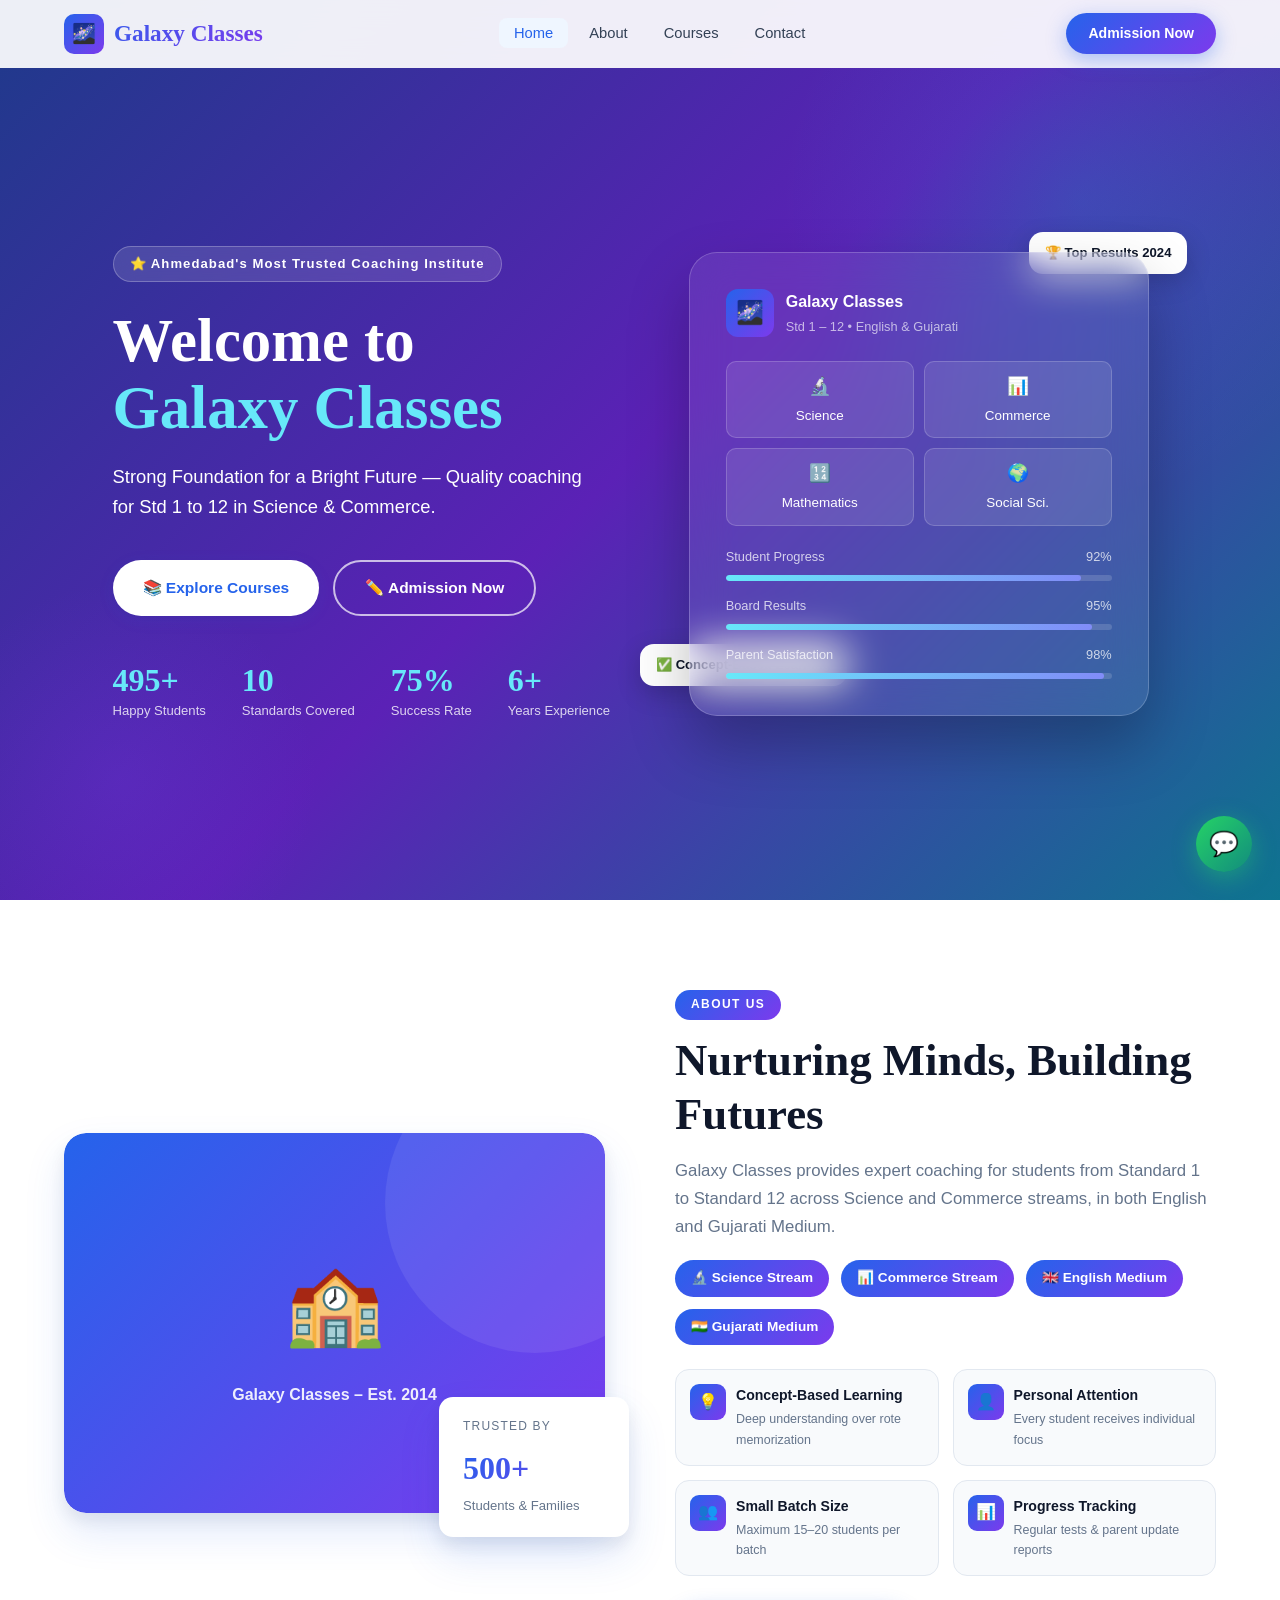
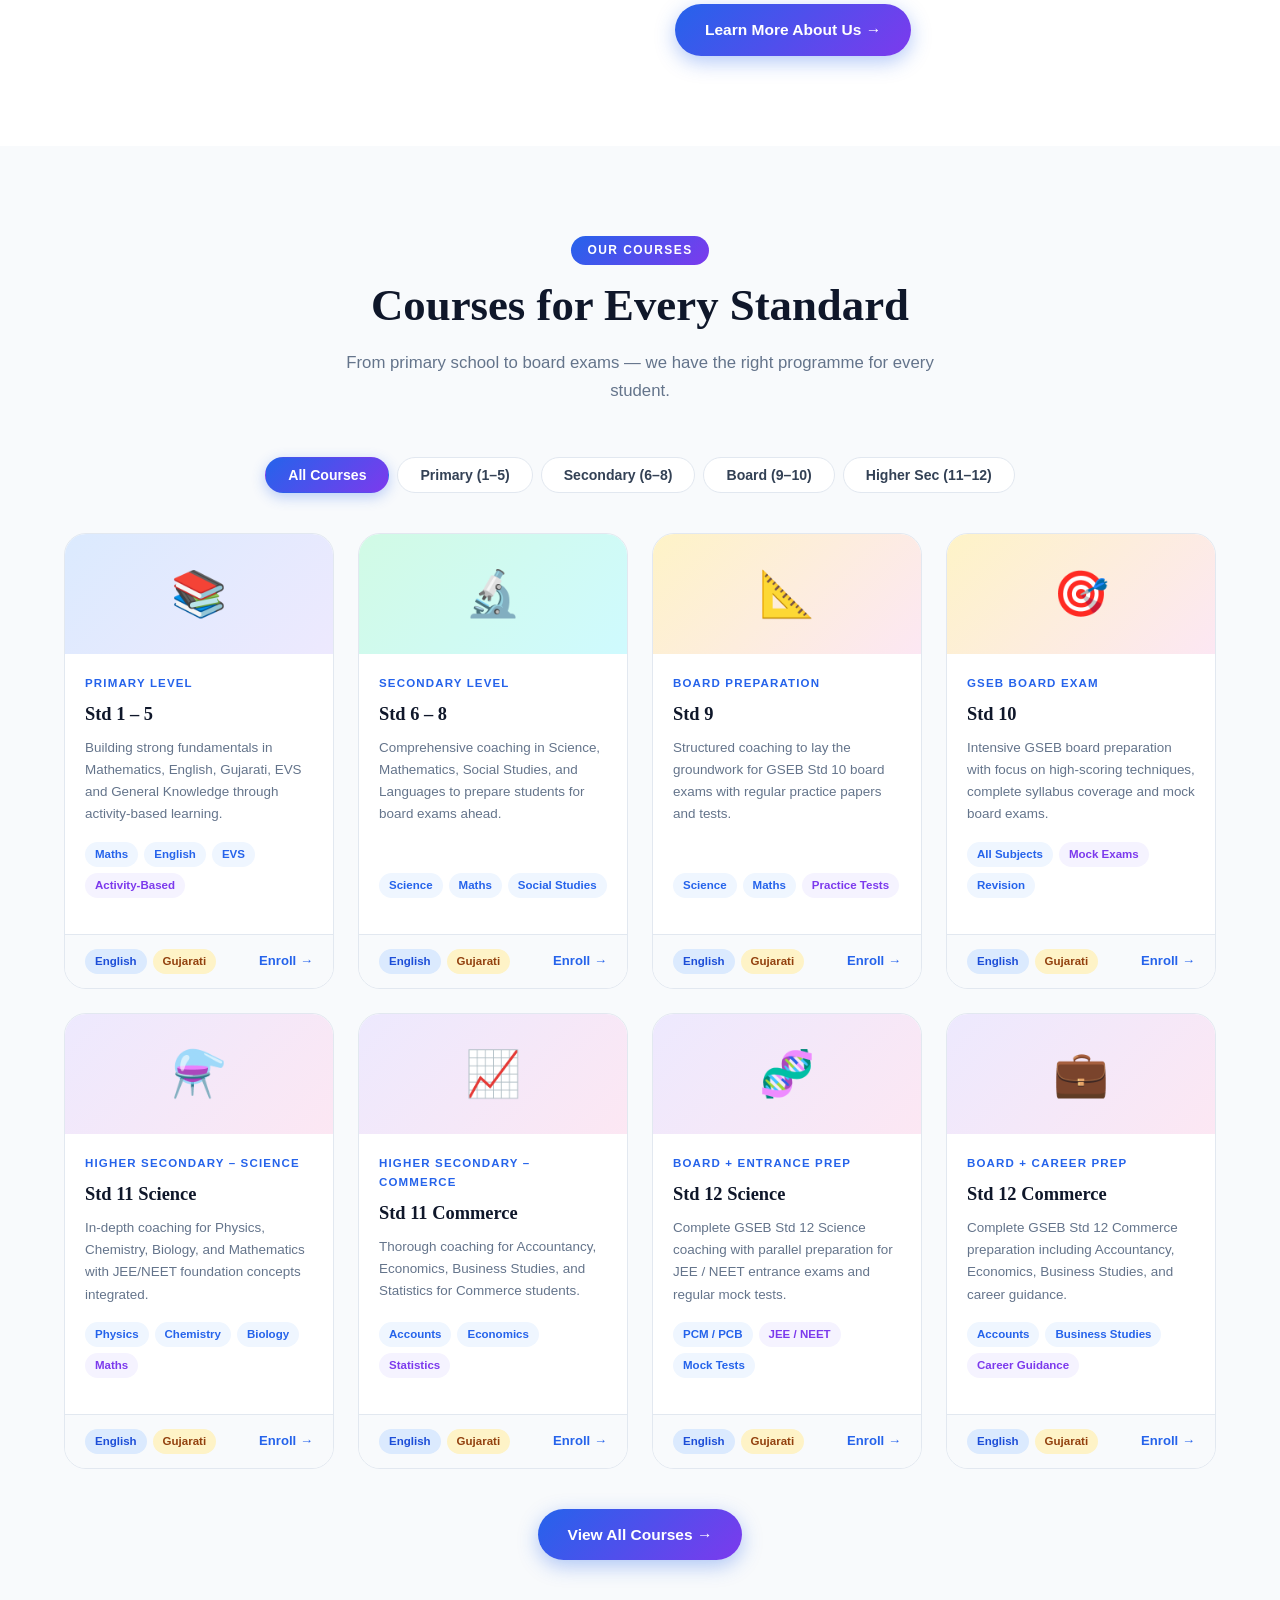
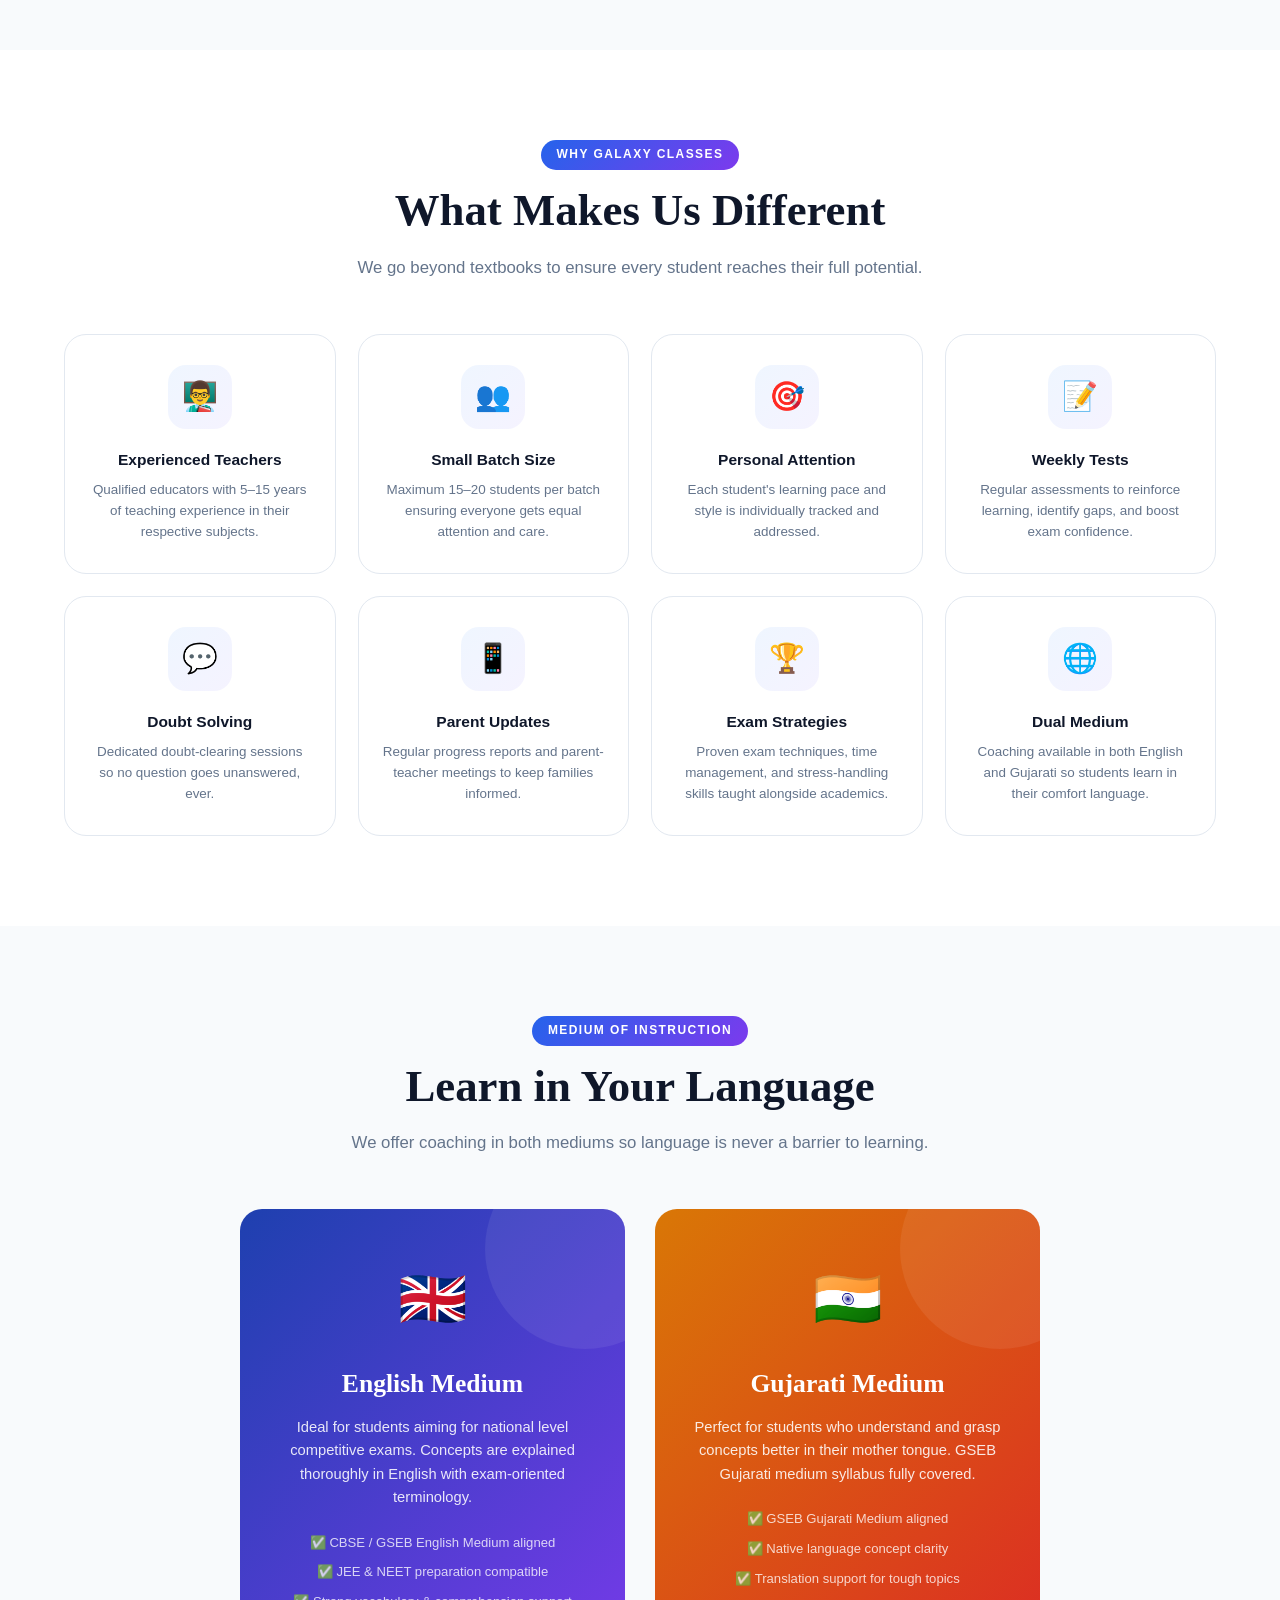
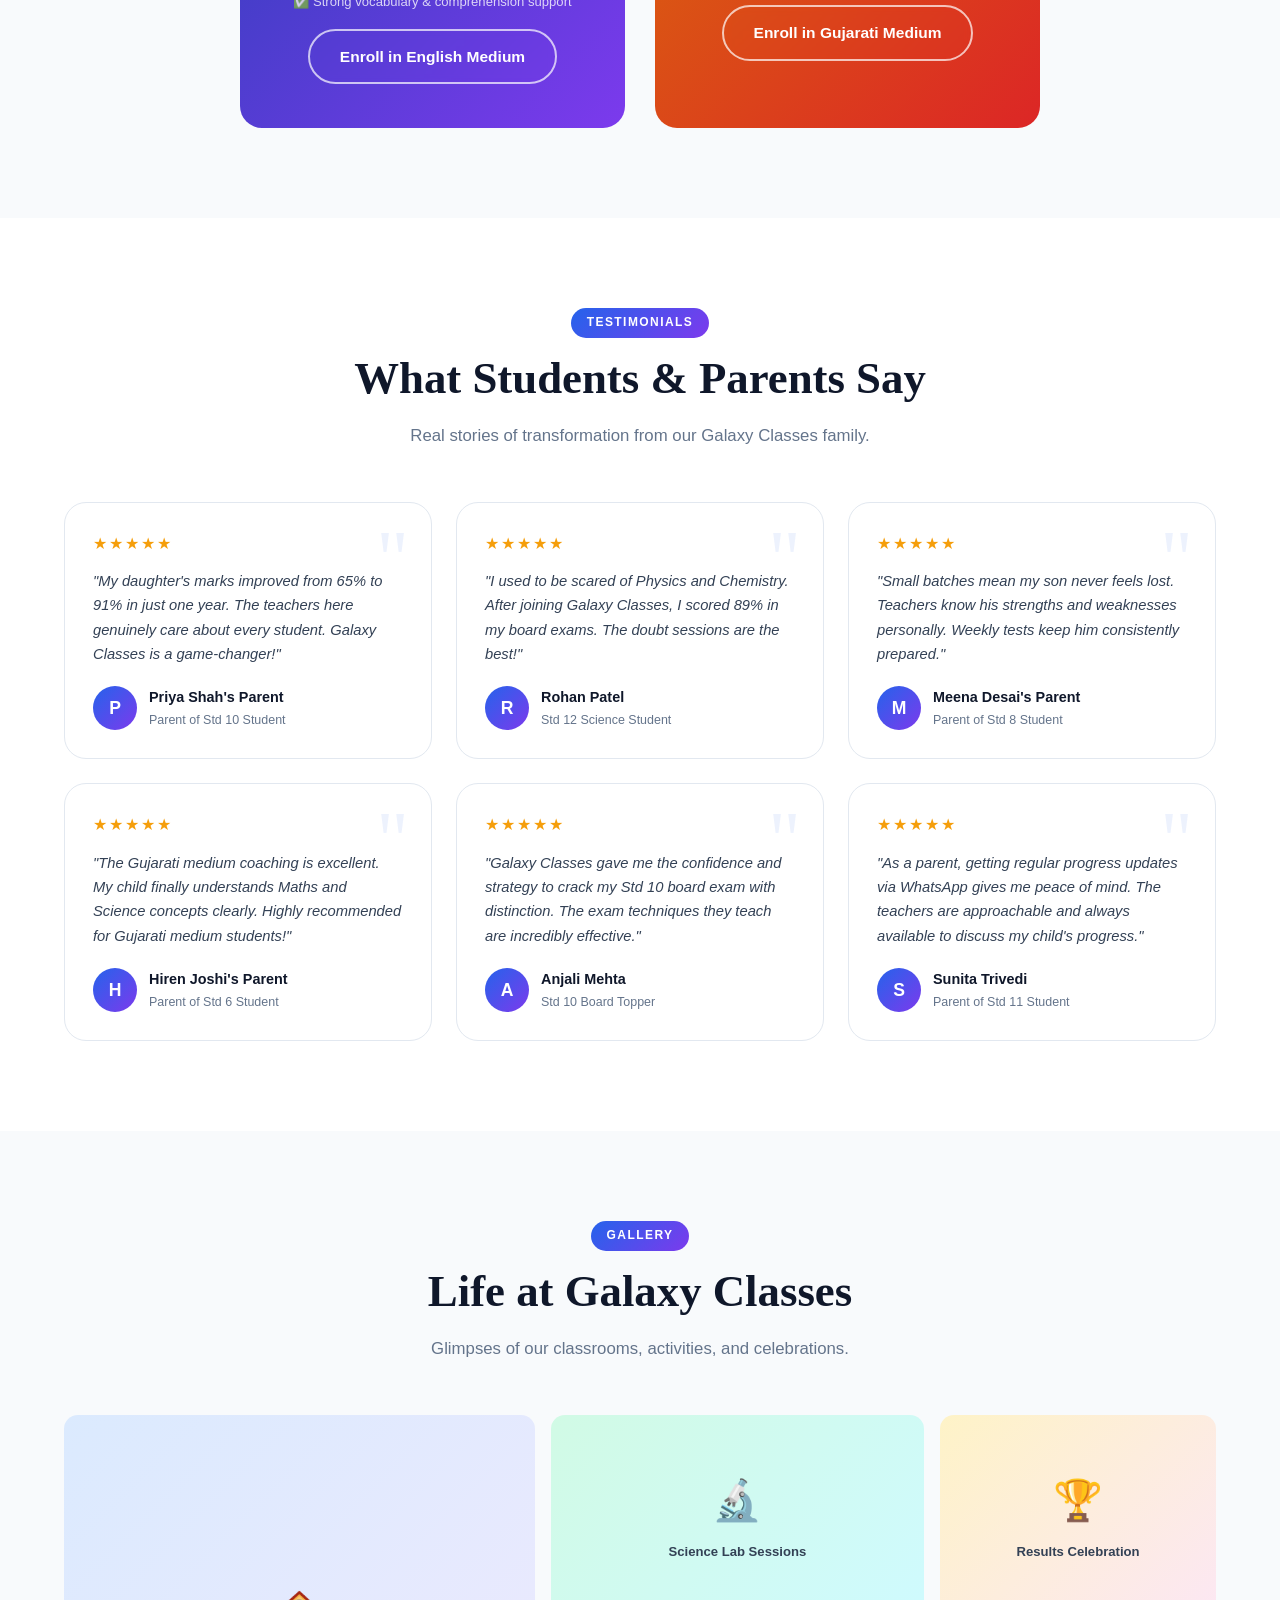
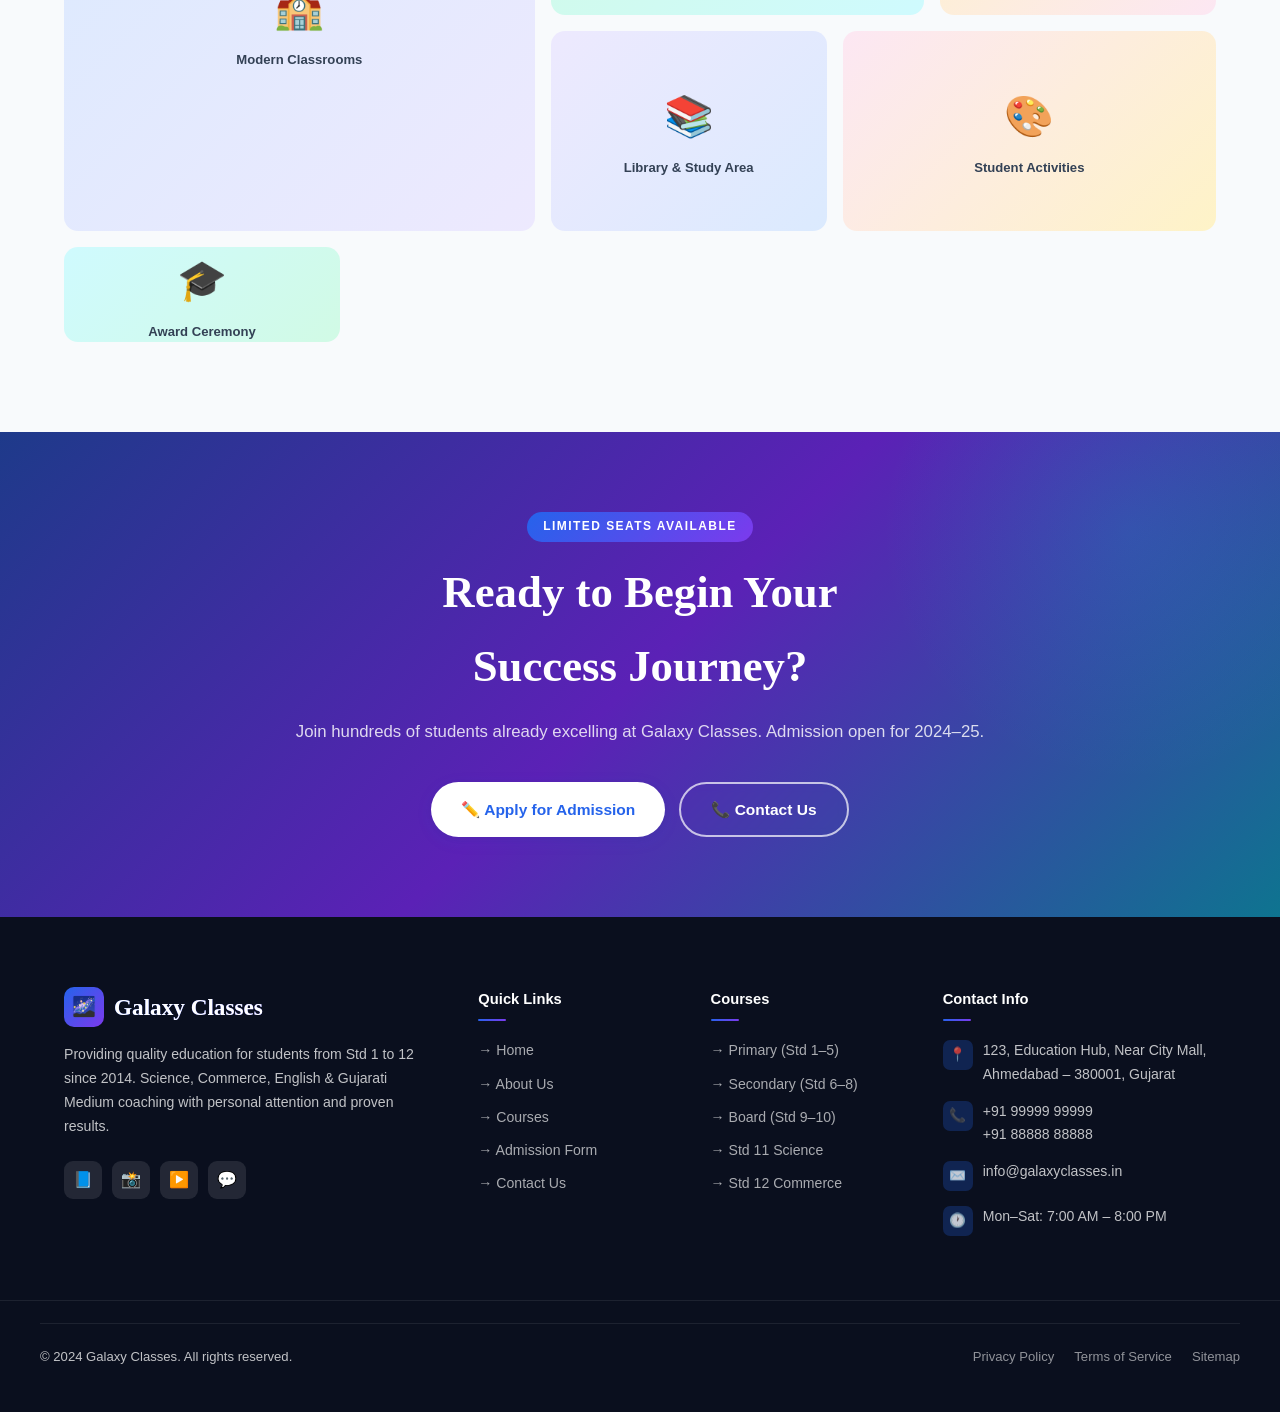
<file: index.html>
<!DOCTYPE html>
<html lang="en">
<head>
  <meta charset="UTF-8" />
  <meta name="viewport" content="width=device-width, initial-scale=1.0" />
  <title>Galaxy Classes – Strong Foundation for a Bright Future</title>
  <meta name="description" content="Galaxy Classes provides quality coaching for Std 1–12 in Science & Commerce, English & Gujarati Medium." />
  <link rel="stylesheet" href="style.css" />
  <!-- Favicon emoji fallback -->
  <link rel="icon" href="data:image/svg+xml,<svg xmlns='http://www.w3.org/2000/svg' viewBox='0 0 100 100'><text y='.9em' font-size='90'>🌌</text></svg>" />
</head>
<body>

<!-- ============================================================
     NAVIGATION
     ============================================================ -->
<nav id="navbar">
  <div class="container nav-inner">
    <a href="index.html" class="nav-logo">
      <div class="logo-icon">🌌</div>
      Galaxy Classes
    </a>

    <ul class="nav-links">
      <li><a href="index.html" class="active">Home</a></li>
      <li><a href="about.html">About</a></li>
      <li><a href="courses.html">Courses</a></li>
      <li><a href="contact.html">Contact</a></li>
    </ul>

    <div class="nav-cta">
      <a href="admission.html" class="btn btn-primary">Admission Now</a>
    </div>

    <button class="hamburger" aria-label="Toggle menu">
      <span></span><span></span><span></span>
    </button>
  </div>
</nav>

<!-- Mobile Menu -->
<div class="mobile-menu">
  <a href="index.html">🏠 Home</a>
  <a href="about.html">📖 About Us</a>
  <a href="courses.html">📚 Courses</a>
  <a href="contact.html">📞 Contact</a>
  <a href="admission.html" class="btn btn-primary">Admission Now</a>
</div>

<!-- ============================================================
     HERO SECTION
     ============================================================ -->
<section class="hero" id="home">
  <div class="container">
    <div class="hero-grid">

      <!-- Left: Content -->
      <div class="hero-content">
        <div class="hero-badge">⭐ Ahmedabad's Most Trusted Coaching Institute</div>
        <h1>Welcome to<br /><span>Galaxy Classes</span></h1>
        <p class="hero-tagline">Strong Foundation for a Bright Future — Quality coaching for Std 1 to 12 in Science & Commerce.</p>
        <div class="hero-buttons">
          <a href="courses.html" class="btn btn-white">📚 Explore Courses</a>
          <a href="admission.html" class="btn btn-outline">✏️ Admission Now</a>
        </div>
        <div class="hero-stats">
          <div class="stat">
            <div class="stat-number">500</div>
            <div class="stat-label">Happy Students</div>
          </div>
          <div class="stat">
            <div class="stat-number">12</div>
            <div class="stat-label">Standards Covered</div>
          </div>
          <div class="stat">
            <div class="stat-number">95</div>
            <div class="stat-label">Success Rate</div>
          </div>
          <div class="stat">
            <div class="stat-number">10</div>
            <div class="stat-label">Years Experience</div>
          </div>
        </div>
      </div>

      <!-- Right: Illustration Card -->
      <div class="hero-visual">
        <div class="float-badge fb-1">🏆 Top Results 2024</div>
        <div class="float-badge fb-2">✅ Concept-Based Learning</div>

        <div class="hero-illustration">
          <div class="illus-header">
            <div class="illus-avatar">🌌</div>
            <div>
              <div class="illus-name">Galaxy Classes</div>
              <div class="illus-sub">Std 1 – 12 • English & Gujarati</div>
            </div>
          </div>

          <div class="illus-subjects">
            <div class="subject-chip"><span class="emoji">🔬</span>Science</div>
            <div class="subject-chip"><span class="emoji">📊</span>Commerce</div>
            <div class="subject-chip"><span class="emoji">🔢</span>Mathematics</div>
            <div class="subject-chip"><span class="emoji">🌍</span>Social Sci.</div>
          </div>

          <div class="illus-progress">
            <div class="prog-label"><span>Student Progress</span><span>92%</span></div>
            <div class="prog-bar"><div class="prog-fill" style="width:92%"></div></div>
            <div class="prog-label"><span>Board Results</span><span>95%</span></div>
            <div class="prog-bar"><div class="prog-fill" style="width:95%"></div></div>
            <div class="prog-label"><span>Parent Satisfaction</span><span>98%</span></div>
            <div class="prog-bar"><div class="prog-fill" style="width:98%"></div></div>
          </div>
        </div>
      </div>

    </div>
  </div>
</section>

<!-- ============================================================
     ABOUT SNAPSHOT
     ============================================================ -->
<section class="section" id="about">
  <div class="container">
    <div class="about-grid">

      <div class="about-visual reveal">
        <div class="about-img-main">
          <div class="about-img-placeholder">
            🏫
            <p>Galaxy Classes – Est. 2014</p>
          </div>
        </div>
        <div class="about-card-overlay">
          <div class="aco-title">Trusted By</div>
          <div class="aco-val">500+</div>
          <div class="aco-sub">Students & Families</div>
        </div>
      </div>

      <div class="reveal reveal-delay-1">
        <div class="badge">About Us</div>
        <h2 class="section-title">Nurturing Minds, Building Futures</h2>
        <p class="section-sub" style="margin-bottom:20px">Galaxy Classes provides expert coaching for students from Standard 1 to Standard 12 across Science and Commerce streams, in both English and Gujarati Medium.</p>

        <div class="streams-row">
          <span class="stream-tag">🔬 Science Stream</span>
          <span class="stream-tag">📊 Commerce Stream</span>
          <span class="stream-tag">🇬🇧 English Medium</span>
          <span class="stream-tag">🇮🇳 Gujarati Medium</span>
        </div>

        <div class="about-features" style="margin-top:24px">
          <div class="af-item">
            <div class="af-icon">💡</div>
            <div class="af-text">
              <div class="af-title">Concept-Based Learning</div>
              <div class="af-desc">Deep understanding over rote memorization</div>
            </div>
          </div>
          <div class="af-item">
            <div class="af-icon">👤</div>
            <div class="af-text">
              <div class="af-title">Personal Attention</div>
              <div class="af-desc">Every student receives individual focus</div>
            </div>
          </div>
          <div class="af-item">
            <div class="af-icon">👥</div>
            <div class="af-text">
              <div class="af-title">Small Batch Size</div>
              <div class="af-desc">Maximum 15–20 students per batch</div>
            </div>
          </div>
          <div class="af-item">
            <div class="af-icon">📊</div>
            <div class="af-text">
              <div class="af-title">Progress Tracking</div>
              <div class="af-desc">Regular tests & parent update reports</div>
            </div>
          </div>
        </div>

        <div style="margin-top:28px">
          <a href="about.html" class="btn btn-primary">Learn More About Us →</a>
        </div>
      </div>

    </div>
  </div>
</section>

<!-- ============================================================
     COURSES SECTION
     ============================================================ -->
<section class="section section-alt" id="courses">
  <div class="container">
    <div class="text-center reveal">
      <div class="badge">Our Courses</div>
      <h2 class="section-title">Courses for Every Standard</h2>
      <p class="section-sub">From primary school to board exams — we have the right programme for every student.</p>
    </div>

    <!-- Filter Tabs -->
    <div class="courses-tabs reveal">
      <button class="tab-btn active" data-tab="all">All Courses</button>
      <button class="tab-btn" data-tab="primary">Primary (1–5)</button>
      <button class="tab-btn" data-tab="secondary">Secondary (6–8)</button>
      <button class="tab-btn" data-tab="board">Board (9–10)</button>
      <button class="tab-btn" data-tab="higher">Higher Sec (11–12)</button>
    </div>

    <!-- Course Cards -->
    <div class="courses-grid">

      <!-- Primary -->
      <div class="course-card reveal" data-category="primary">
        <div class="course-banner banner-primary">📚</div>
        <div class="course-body">
          <div class="course-std">Primary Level</div>
          <div class="course-title">Std 1 – 5</div>
          <div class="course-desc">Building strong fundamentals in Mathematics, English, Gujarati, EVS and General Knowledge through activity-based learning.</div>
          <div class="course-tags">
            <span class="c-tag">Maths</span>
            <span class="c-tag">English</span>
            <span class="c-tag">EVS</span>
            <span class="c-tag purple">Activity-Based</span>
          </div>
        </div>
        <div class="course-footer">
          <div class="medium-pills">
            <span class="m-pill en">English</span>
            <span class="m-pill gu">Gujarati</span>
          </div>
          <a href="admission.html" class="enroll-link">Enroll →</a>
        </div>
      </div>

      <!-- Secondary -->
      <div class="course-card reveal reveal-delay-1" data-category="secondary">
        <div class="course-banner banner-secondary">🔬</div>
        <div class="course-body">
          <div class="course-std">Secondary Level</div>
          <div class="course-title">Std 6 – 8</div>
          <div class="course-desc">Comprehensive coaching in Science, Mathematics, Social Studies, and Languages to prepare students for board exams ahead.</div>
          <div class="course-tags">
            <span class="c-tag">Science</span>
            <span class="c-tag">Maths</span>
            <span class="c-tag">Social Studies</span>
          </div>
        </div>
        <div class="course-footer">
          <div class="medium-pills">
            <span class="m-pill en">English</span>
            <span class="m-pill gu">Gujarati</span>
          </div>
          <a href="admission.html" class="enroll-link">Enroll →</a>
        </div>
      </div>

      <!-- Std 9 -->
      <div class="course-card reveal reveal-delay-2" data-category="board">
        <div class="course-banner banner-board">📐</div>
        <div class="course-body">
          <div class="course-std">Board Preparation</div>
          <div class="course-title">Std 9</div>
          <div class="course-desc">Structured coaching to lay the groundwork for GSEB Std 10 board exams with regular practice papers and tests.</div>
          <div class="course-tags">
            <span class="c-tag">Science</span>
            <span class="c-tag">Maths</span>
            <span class="c-tag purple">Practice Tests</span>
          </div>
        </div>
        <div class="course-footer">
          <div class="medium-pills">
            <span class="m-pill en">English</span>
            <span class="m-pill gu">Gujarati</span>
          </div>
          <a href="admission.html" class="enroll-link">Enroll →</a>
        </div>
      </div>

      <!-- Std 10 -->
      <div class="course-card reveal" data-category="board">
        <div class="course-banner banner-board">🎯</div>
        <div class="course-body">
          <div class="course-std">GSEB Board Exam</div>
          <div class="course-title">Std 10</div>
          <div class="course-desc">Intensive GSEB board preparation with focus on high-scoring techniques, complete syllabus coverage and mock board exams.</div>
          <div class="course-tags">
            <span class="c-tag">All Subjects</span>
            <span class="c-tag purple">Mock Exams</span>
            <span class="c-tag">Revision</span>
          </div>
        </div>
        <div class="course-footer">
          <div class="medium-pills">
            <span class="m-pill en">English</span>
            <span class="m-pill gu">Gujarati</span>
          </div>
          <a href="admission.html" class="enroll-link">Enroll →</a>
        </div>
      </div>

      <!-- Std 11 Science -->
      <div class="course-card reveal reveal-delay-1" data-category="higher">
        <div class="course-banner banner-higher">⚗️</div>
        <div class="course-body">
          <div class="course-std">Higher Secondary – Science</div>
          <div class="course-title">Std 11 Science</div>
          <div class="course-desc">In-depth coaching for Physics, Chemistry, Biology, and Mathematics with JEE/NEET foundation concepts integrated.</div>
          <div class="course-tags">
            <span class="c-tag">Physics</span>
            <span class="c-tag">Chemistry</span>
            <span class="c-tag">Biology</span>
            <span class="c-tag purple">Maths</span>
          </div>
        </div>
        <div class="course-footer">
          <div class="medium-pills">
            <span class="m-pill en">English</span>
            <span class="m-pill gu">Gujarati</span>
          </div>
          <a href="admission.html" class="enroll-link">Enroll →</a>
        </div>
      </div>

      <!-- Std 11 Commerce -->
      <div class="course-card reveal reveal-delay-2" data-category="higher">
        <div class="course-banner banner-higher">📈</div>
        <div class="course-body">
          <div class="course-std">Higher Secondary – Commerce</div>
          <div class="course-title">Std 11 Commerce</div>
          <div class="course-desc">Thorough coaching for Accountancy, Economics, Business Studies, and Statistics for Commerce students.</div>
          <div class="course-tags">
            <span class="c-tag">Accounts</span>
            <span class="c-tag">Economics</span>
            <span class="c-tag purple">Statistics</span>
          </div>
        </div>
        <div class="course-footer">
          <div class="medium-pills">
            <span class="m-pill en">English</span>
            <span class="m-pill gu">Gujarati</span>
          </div>
          <a href="admission.html" class="enroll-link">Enroll →</a>
        </div>
      </div>

      <!-- Std 12 Science -->
      <div class="course-card reveal" data-category="higher">
        <div class="course-banner banner-higher">🧬</div>
        <div class="course-body">
          <div class="course-std">Board + Entrance Prep</div>
          <div class="course-title">Std 12 Science</div>
          <div class="course-desc">Complete GSEB Std 12 Science coaching with parallel preparation for JEE / NEET entrance exams and regular mock tests.</div>
          <div class="course-tags">
            <span class="c-tag">PCM / PCB</span>
            <span class="c-tag purple">JEE / NEET</span>
            <span class="c-tag">Mock Tests</span>
          </div>
        </div>
        <div class="course-footer">
          <div class="medium-pills">
            <span class="m-pill en">English</span>
            <span class="m-pill gu">Gujarati</span>
          </div>
          <a href="admission.html" class="enroll-link">Enroll →</a>
        </div>
      </div>

      <!-- Std 12 Commerce -->
      <div class="course-card reveal reveal-delay-1" data-category="higher">
        <div class="course-banner banner-higher">💼</div>
        <div class="course-body">
          <div class="course-std">Board + Career Prep</div>
          <div class="course-title">Std 12 Commerce</div>
          <div class="course-desc">Complete GSEB Std 12 Commerce preparation including Accountancy, Economics, Business Studies, and career guidance.</div>
          <div class="course-tags">
            <span class="c-tag">Accounts</span>
            <span class="c-tag">Business Studies</span>
            <span class="c-tag purple">Career Guidance</span>
          </div>
        </div>
        <div class="course-footer">
          <div class="medium-pills">
            <span class="m-pill en">English</span>
            <span class="m-pill gu">Gujarati</span>
          </div>
          <a href="admission.html" class="enroll-link">Enroll →</a>
        </div>
      </div>

    </div>

    <div class="text-center" style="margin-top:40px">
      <a href="courses.html" class="btn btn-primary">View All Courses →</a>
    </div>
  </div>
</section>

<!-- ============================================================
     WHY CHOOSE US
     ============================================================ -->
<section class="section" id="why">
  <div class="container">
    <div class="text-center reveal">
      <div class="badge">Why Galaxy Classes</div>
      <h2 class="section-title">What Makes Us Different</h2>
      <p class="section-sub">We go beyond textbooks to ensure every student reaches their full potential.</p>
    </div>
    <div class="why-grid">
      <div class="why-card reveal">
        <div class="why-icon">👨‍🏫</div>
        <div class="why-title">Experienced Teachers</div>
        <div class="why-desc">Qualified educators with 5–15 years of teaching experience in their respective subjects.</div>
      </div>
      <div class="why-card reveal reveal-delay-1">
        <div class="why-icon">👥</div>
        <div class="why-title">Small Batch Size</div>
        <div class="why-desc">Maximum 15–20 students per batch ensuring everyone gets equal attention and care.</div>
      </div>
      <div class="why-card reveal reveal-delay-2">
        <div class="why-icon">🎯</div>
        <div class="why-title">Personal Attention</div>
        <div class="why-desc">Each student's learning pace and style is individually tracked and addressed.</div>
      </div>
      <div class="why-card reveal">
        <div class="why-icon">📝</div>
        <div class="why-title">Weekly Tests</div>
        <div class="why-desc">Regular assessments to reinforce learning, identify gaps, and boost exam confidence.</div>
      </div>
      <div class="why-card reveal reveal-delay-1">
        <div class="why-icon">💬</div>
        <div class="why-title">Doubt Solving</div>
        <div class="why-desc">Dedicated doubt-clearing sessions so no question goes unanswered, ever.</div>
      </div>
      <div class="why-card reveal reveal-delay-2">
        <div class="why-icon">📱</div>
        <div class="why-title">Parent Updates</div>
        <div class="why-desc">Regular progress reports and parent-teacher meetings to keep families informed.</div>
      </div>
      <div class="why-card reveal">
        <div class="why-icon">🏆</div>
        <div class="why-title">Exam Strategies</div>
        <div class="why-desc">Proven exam techniques, time management, and stress-handling skills taught alongside academics.</div>
      </div>
      <div class="why-card reveal reveal-delay-1">
        <div class="why-icon">🌐</div>
        <div class="why-title">Dual Medium</div>
        <div class="why-desc">Coaching available in both English and Gujarati so students learn in their comfort language.</div>
      </div>
    </div>
  </div>
</section>

<!-- ============================================================
     MEDIUM OF TEACHING
     ============================================================ -->
<section class="section section-alt" id="medium">
  <div class="container">
    <div class="text-center reveal">
      <div class="badge">Medium of Instruction</div>
      <h2 class="section-title">Learn in Your Language</h2>
      <p class="section-sub">We offer coaching in both mediums so language is never a barrier to learning.</p>
    </div>
    <div class="medium-grid">
      <div class="medium-card mc-english reveal">
        <div class="mc-icon">🇬🇧</div>
        <div class="mc-title">English Medium</div>
        <div class="mc-desc">Ideal for students aiming for national level competitive exams. Concepts are explained thoroughly in English with exam-oriented terminology.</div>
        <div class="mc-feature">✅ CBSE / GSEB English Medium aligned</div>
        <div class="mc-feature">✅ JEE & NEET preparation compatible</div>
        <div class="mc-feature">✅ Strong vocabulary & comprehension support</div>
        <a href="admission.html" class="btn btn-outline" style="margin-top:8px">Enroll in English Medium</a>
      </div>
      <div class="medium-card mc-gujarati reveal reveal-delay-1">
        <div class="mc-icon">🇮🇳</div>
        <div class="mc-title">Gujarati Medium</div>
        <div class="mc-desc">Perfect for students who understand and grasp concepts better in their mother tongue. GSEB Gujarati medium syllabus fully covered.</div>
        <div class="mc-feature">✅ GSEB Gujarati Medium aligned</div>
        <div class="mc-feature">✅ Native language concept clarity</div>
        <div class="mc-feature">✅ Translation support for tough topics</div>
        <a href="admission.html" class="btn btn-outline" style="margin-top:8px">Enroll in Gujarati Medium</a>
      </div>
    </div>
  </div>
</section>

<!-- ============================================================
     TESTIMONIALS
     ============================================================ -->
<section class="section" id="testimonials">
  <div class="container">
    <div class="text-center reveal">
      <div class="badge">Testimonials</div>
      <h2 class="section-title">What Students & Parents Say</h2>
      <p class="section-sub">Real stories of transformation from our Galaxy Classes family.</p>
    </div>
    <div class="testimonials-grid">

      <div class="testi-card reveal">
        <div class="testi-stars">★★★★★</div>
        <p class="testi-text">"My daughter's marks improved from 65% to 91% in just one year. The teachers here genuinely care about every student. Galaxy Classes is a game-changer!"</p>
        <div class="testi-author">
          <div class="testi-avatar">P</div>
          <div>
            <div class="testi-name">Priya Shah's Parent</div>
            <div class="testi-role">Parent of Std 10 Student</div>
          </div>
        </div>
      </div>

      <div class="testi-card reveal reveal-delay-1">
        <div class="testi-stars">★★★★★</div>
        <p class="testi-text">"I used to be scared of Physics and Chemistry. After joining Galaxy Classes, I scored 89% in my board exams. The doubt sessions are the best!"</p>
        <div class="testi-author">
          <div class="testi-avatar">R</div>
          <div>
            <div class="testi-name">Rohan Patel</div>
            <div class="testi-role">Std 12 Science Student</div>
          </div>
        </div>
      </div>

      <div class="testi-card reveal reveal-delay-2">
        <div class="testi-stars">★★★★★</div>
        <p class="testi-text">"Small batches mean my son never feels lost. Teachers know his strengths and weaknesses personally. Weekly tests keep him consistently prepared."</p>
        <div class="testi-author">
          <div class="testi-avatar">M</div>
          <div>
            <div class="testi-name">Meena Desai's Parent</div>
            <div class="testi-role">Parent of Std 8 Student</div>
          </div>
        </div>
      </div>

      <div class="testi-card reveal">
        <div class="testi-stars">★★★★★</div>
        <p class="testi-text">"The Gujarati medium coaching is excellent. My child finally understands Maths and Science concepts clearly. Highly recommended for Gujarati medium students!"</p>
        <div class="testi-author">
          <div class="testi-avatar">H</div>
          <div>
            <div class="testi-name">Hiren Joshi's Parent</div>
            <div class="testi-role">Parent of Std 6 Student</div>
          </div>
        </div>
      </div>

      <div class="testi-card reveal reveal-delay-1">
        <div class="testi-stars">★★★★★</div>
        <p class="testi-text">"Galaxy Classes gave me the confidence and strategy to crack my Std 10 board exam with distinction. The exam techniques they teach are incredibly effective."</p>
        <div class="testi-author">
          <div class="testi-avatar">A</div>
          <div>
            <div class="testi-name">Anjali Mehta</div>
            <div class="testi-role">Std 10 Board Topper</div>
          </div>
        </div>
      </div>

      <div class="testi-card reveal reveal-delay-2">
        <div class="testi-stars">★★★★★</div>
        <p class="testi-text">"As a parent, getting regular progress updates via WhatsApp gives me peace of mind. The teachers are approachable and always available to discuss my child's progress."</p>
        <div class="testi-author">
          <div class="testi-avatar">S</div>
          <div>
            <div class="testi-name">Sunita Trivedi</div>
            <div class="testi-role">Parent of Std 11 Student</div>
          </div>
        </div>
      </div>

    </div>
  </div>
</section>

<!-- ============================================================
     GALLERY SECTION
     ============================================================ -->
<section class="section section-alt" id="gallery">
  <div class="container">
    <div class="text-center reveal">
      <div class="badge">Gallery</div>
      <h2 class="section-title">Life at Galaxy Classes</h2>
      <p class="section-sub">Glimpses of our classrooms, activities, and celebrations.</p>
    </div>
    <div class="gallery-grid reveal">
      <div class="gallery-item">
        <div class="gallery-placeholder gp-1">🏫<p>Modern Classrooms</p></div>
        <div class="gallery-overlay">👁️</div>
      </div>
      <div class="gallery-item">
        <div class="gallery-placeholder gp-2">🔬<p>Science Lab Sessions</p></div>
        <div class="gallery-overlay">👁️</div>
      </div>
      <div class="gallery-item">
        <div class="gallery-placeholder gp-3">🏆<p>Results Celebration</p></div>
        <div class="gallery-overlay">👁️</div>
      </div>
      <div class="gallery-item">
        <div class="gallery-placeholder gp-4">📚<p>Library & Study Area</p></div>
        <div class="gallery-overlay">👁️</div>
      </div>
      <div class="gallery-item">
        <div class="gallery-placeholder gp-5">🎨<p>Student Activities</p></div>
        <div class="gallery-overlay">👁️</div>
      </div>
      <div class="gallery-item">
        <div class="gallery-placeholder gp-6">🎓<p>Award Ceremony</p></div>
        <div class="gallery-overlay">👁️</div>
      </div>
    </div>
  </div>
</section>

<!-- ============================================================
     CTA BANNER
     ============================================================ -->
<section class="cta-banner">
  <div class="container" style="position:relative;z-index:2">
    <div class="badge">Limited Seats Available</div>
    <h2>Ready to Begin Your<br/>Success Journey?</h2>
    <p>Join hundreds of students already excelling at Galaxy Classes. Admission open for 2024–25.</p>
    <div class="cta-buttons">
      <a href="admission.html" class="btn btn-white">✏️ Apply for Admission</a>
      <a href="contact.html" class="btn btn-outline">📞 Contact Us</a>
    </div>
  </div>
</section>

<!-- ============================================================
     FOOTER
     ============================================================ -->
<footer>
  <div class="container">
    <div class="footer-grid">
      <div class="footer-brand">
        <a href="index.html" class="nav-logo" style="-webkit-text-fill-color:#fff;color:#fff">
          <div class="logo-icon">🌌</div>
          Galaxy Classes
        </a>
        <p class="footer-desc">Providing quality education for students from Std 1 to 12 since 2014. Science, Commerce, English & Gujarati Medium coaching with personal attention and proven results.</p>
        <div class="footer-social">
          <a href="#" class="fsoc-btn" title="Facebook">📘</a>
          <a href="#" class="fsoc-btn" title="Instagram">📸</a>
          <a href="#" class="fsoc-btn" title="YouTube">▶️</a>
          <a href="#" class="fsoc-btn" title="WhatsApp">💬</a>
        </div>
      </div>

      <div class="footer-col">
        <h4>Quick Links</h4>
        <ul>
          <li><a href="index.html">→ Home</a></li>
          <li><a href="about.html">→ About Us</a></li>
          <li><a href="courses.html">→ Courses</a></li>
          <li><a href="admission.html">→ Admission Form</a></li>
          <li><a href="contact.html">→ Contact Us</a></li>
        </ul>
      </div>

      <div class="footer-col">
        <h4>Courses</h4>
        <ul>
          <li><a href="courses.html">→ Primary (Std 1–5)</a></li>
          <li><a href="courses.html">→ Secondary (Std 6–8)</a></li>
          <li><a href="courses.html">→ Board (Std 9–10)</a></li>
          <li><a href="courses.html">→ Std 11 Science</a></li>
          <li><a href="courses.html">→ Std 12 Commerce</a></li>
        </ul>
      </div>

      <div class="footer-col">
        <h4>Contact Info</h4>
        <div class="footer-contact-item">
          <div class="fci-icon">📍</div>
          <span>123, Education Hub, Near City Mall, Ahmedabad – 380001, Gujarat</span>
        </div>
        <div class="footer-contact-item">
          <div class="fci-icon">📞</div>
          <span>+91 99999 99999<br/>+91 88888 88888</span>
        </div>
        <div class="footer-contact-item">
          <div class="fci-icon">✉️</div>
          <span>info@galaxyclasses.in</span>
        </div>
        <div class="footer-contact-item">
          <div class="fci-icon">🕐</div>
          <span>Mon–Sat: 7:00 AM – 8:00 PM</span>
        </div>
      </div>
    </div>
  </div>

  <div style="border-top:1px solid rgba(255,255,255,0.08);padding:22px 0">
    <div class="container footer-bottom">
      <span>© 2024 Galaxy Classes. All rights reserved.</span>
      <div class="footer-bottom-links">
        <a href="#">Privacy Policy</a>
        <a href="#">Terms of Service</a>
        <a href="#">Sitemap</a>
      </div>
    </div>
  </div>
</footer>

<!-- WhatsApp Float Button -->
<a href="https://wa.me/919999999999?text=Hello%20Galaxy%20Classes%2C%20I%20want%20more%20information%20about%20admission." class="wa-float" target="_blank" title="Chat on WhatsApp">💬</a>

<script src="script.js"></script>
</body>
</html>
</file>
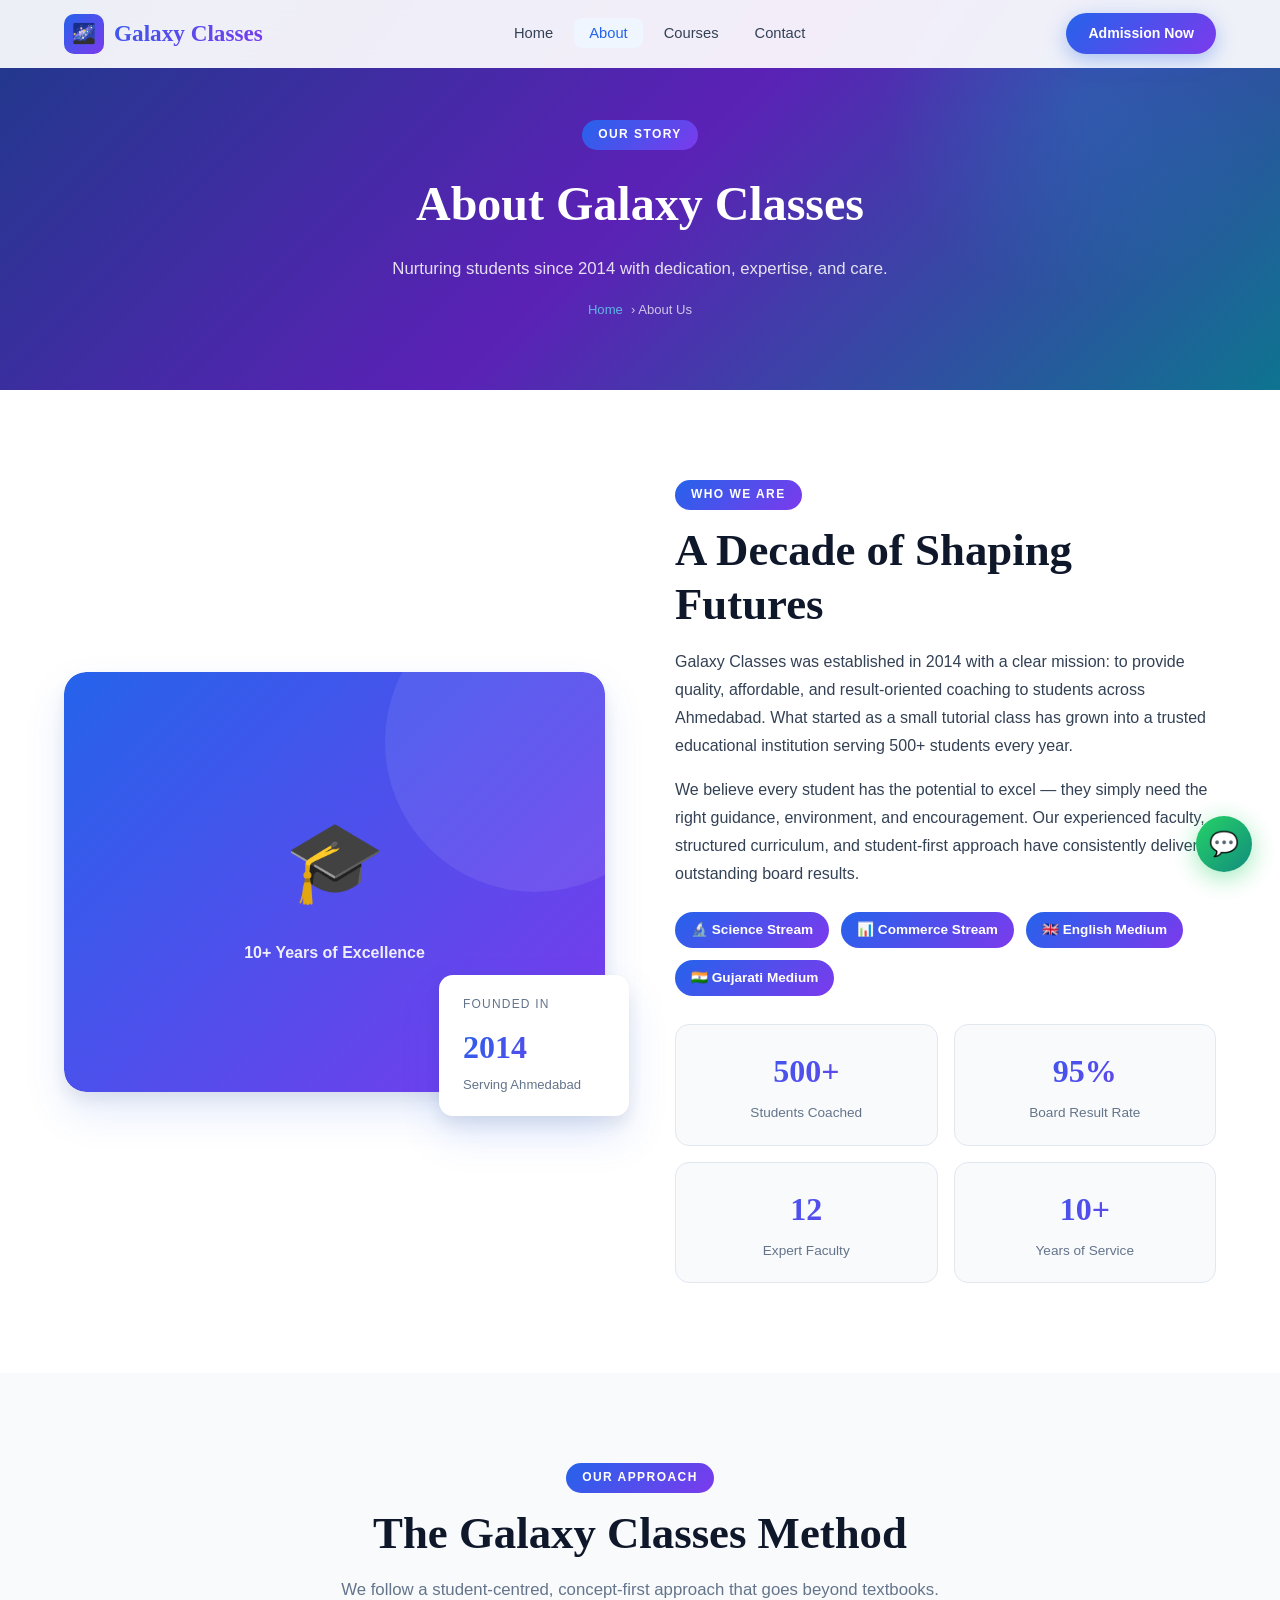
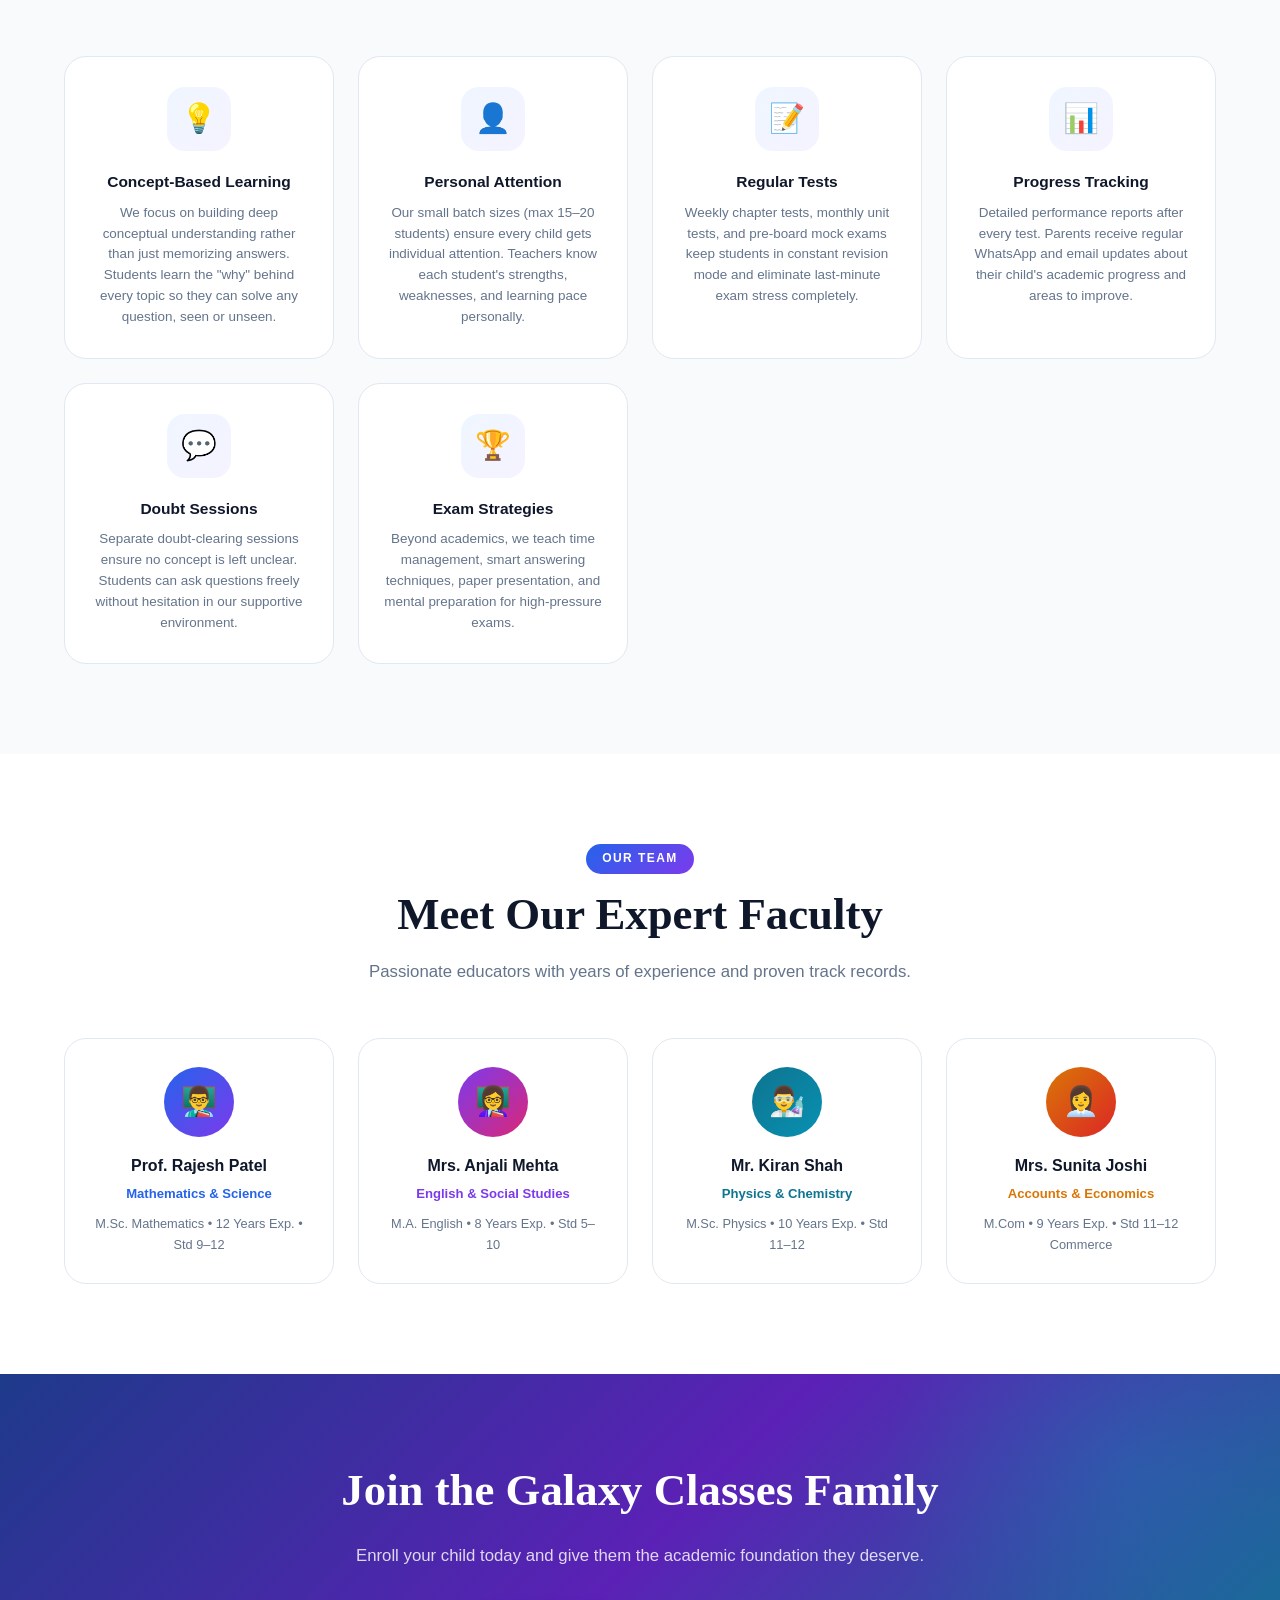
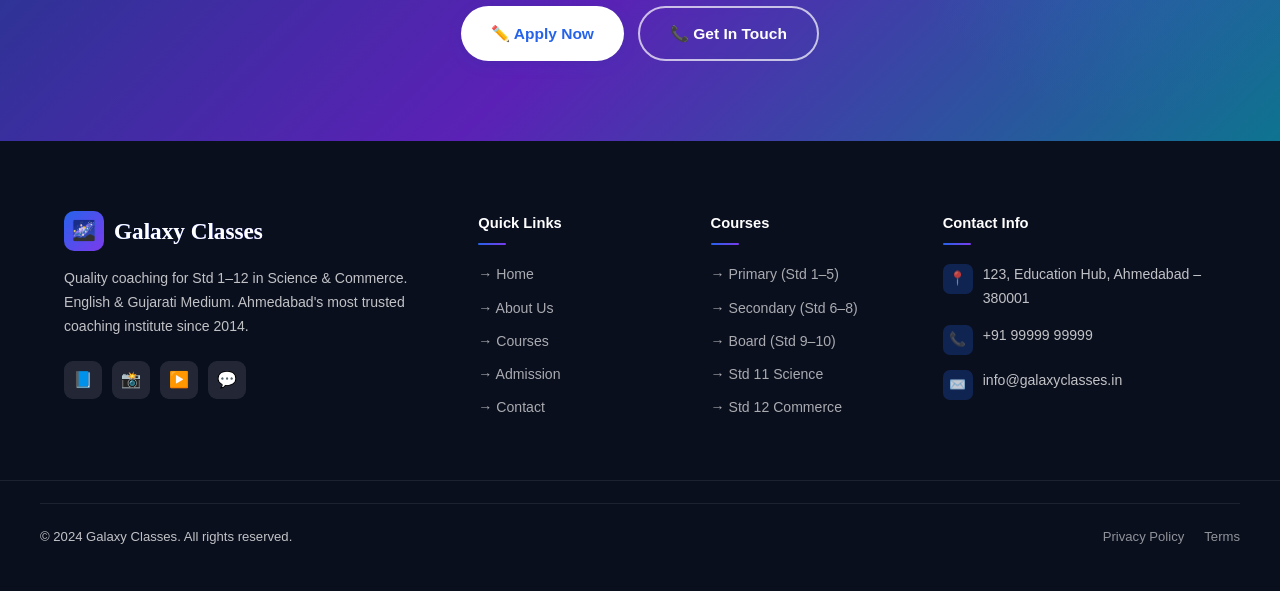
<file: about.html>
<!DOCTYPE html>
<html lang="en">
<head>
  <meta charset="UTF-8" />
  <meta name="viewport" content="width=device-width, initial-scale=1.0" />
  <title>About Us – Galaxy Classes</title>
  <meta name="description" content="Learn about Galaxy Classes – Ahmedabad's trusted coaching institute for Std 1–12." />
  <link rel="stylesheet" href="style.css" />
  <link rel="icon" href="data:image/svg+xml,<svg xmlns='http://www.w3.org/2000/svg' viewBox='0 0 100 100'><text y='.9em' font-size='90'>🌌</text></svg>" />
</head>
<body>

<!-- NAVBAR -->
<nav id="navbar">
  <div class="container nav-inner">
    <a href="index.html" class="nav-logo">
      <div class="logo-icon">🌌</div>Galaxy Classes
    </a>
    <ul class="nav-links">
      <li><a href="index.html">Home</a></li>
      <li><a href="about.html" class="active">About</a></li>
      <li><a href="courses.html">Courses</a></li>
      <li><a href="contact.html">Contact</a></li>
    </ul>
    <div class="nav-cta"><a href="admission.html" class="btn btn-primary">Admission Now</a></div>
    <button class="hamburger" aria-label="Toggle menu"><span></span><span></span><span></span></button>
  </div>
</nav>
<div class="mobile-menu">
  <a href="index.html">🏠 Home</a>
  <a href="about.html">📖 About Us</a>
  <a href="courses.html">📚 Courses</a>
  <a href="contact.html">📞 Contact</a>
  <a href="admission.html" class="btn btn-primary">Admission Now</a>
</div>

<!-- PAGE HERO -->
<section class="page-hero">
  <div class="container">
    <div class="badge">Our Story</div>
    <h1>About Galaxy Classes</h1>
    <p>Nurturing students since 2014 with dedication, expertise, and care.</p>
    <div class="breadcrumb">
      <a href="index.html">Home</a> › About Us
    </div>
  </div>
</section>

<!-- MISSION & VISION -->
<section class="section">
  <div class="container">
    <div class="about-grid">
      <div class="about-visual reveal">
        <div class="about-img-main">
          <div class="about-img-placeholder" style="height:420px">
            🎓
            <p>10+ Years of Excellence</p>
          </div>
        </div>
        <div class="about-card-overlay">
          <div class="aco-title">Founded In</div>
          <div class="aco-val">2014</div>
          <div class="aco-sub">Serving Ahmedabad</div>
        </div>
      </div>

      <div class="reveal reveal-delay-1">
        <div class="badge">Who We Are</div>
        <h2 class="section-title">A Decade of Shaping Futures</h2>
        <p style="color:var(--text-mid);margin-bottom:16px;line-height:1.75">Galaxy Classes was established in 2014 with a clear mission: to provide quality, affordable, and result-oriented coaching to students across Ahmedabad. What started as a small tutorial class has grown into a trusted educational institution serving 500+ students every year.</p>
        <p style="color:var(--text-mid);margin-bottom:24px;line-height:1.75">We believe every student has the potential to excel — they simply need the right guidance, environment, and encouragement. Our experienced faculty, structured curriculum, and student-first approach have consistently delivered outstanding board results.</p>

        <div class="streams-row">
          <span class="stream-tag">🔬 Science Stream</span>
          <span class="stream-tag">📊 Commerce Stream</span>
          <span class="stream-tag">🇬🇧 English Medium</span>
          <span class="stream-tag">🇮🇳 Gujarati Medium</span>
        </div>

        <div style="display:grid;grid-template-columns:1fr 1fr;gap:16px;margin-top:28px">
          <div style="text-align:center;padding:20px;background:var(--bg-light);border-radius:var(--radius);border:1.5px solid var(--border)">
            <div style="font-family:var(--font-display);font-size:2rem;font-weight:800;background:var(--grad-2);-webkit-background-clip:text;-webkit-text-fill-color:transparent;background-clip:text">500+</div>
            <div style="font-size:0.85rem;color:var(--text-light);margin-top:4px">Students Coached</div>
          </div>
          <div style="text-align:center;padding:20px;background:var(--bg-light);border-radius:var(--radius);border:1.5px solid var(--border)">
            <div style="font-family:var(--font-display);font-size:2rem;font-weight:800;background:var(--grad-2);-webkit-background-clip:text;-webkit-text-fill-color:transparent;background-clip:text">95%</div>
            <div style="font-size:0.85rem;color:var(--text-light);margin-top:4px">Board Result Rate</div>
          </div>
          <div style="text-align:center;padding:20px;background:var(--bg-light);border-radius:var(--radius);border:1.5px solid var(--border)">
            <div style="font-family:var(--font-display);font-size:2rem;font-weight:800;background:var(--grad-2);-webkit-background-clip:text;-webkit-text-fill-color:transparent;background-clip:text">12</div>
            <div style="font-size:0.85rem;color:var(--text-light);margin-top:4px">Expert Faculty</div>
          </div>
          <div style="text-align:center;padding:20px;background:var(--bg-light);border-radius:var(--radius);border:1.5px solid var(--border)">
            <div style="font-family:var(--font-display);font-size:2rem;font-weight:800;background:var(--grad-2);-webkit-background-clip:text;-webkit-text-fill-color:transparent;background-clip:text">10+</div>
            <div style="font-size:0.85rem;color:var(--text-light);margin-top:4px">Years of Service</div>
          </div>
        </div>
      </div>
    </div>
  </div>
</section>

<!-- OUR APPROACH -->
<section class="section section-alt">
  <div class="container">
    <div class="text-center reveal">
      <div class="badge">Our Approach</div>
      <h2 class="section-title">The Galaxy Classes Method</h2>
      <p class="section-sub">We follow a student-centred, concept-first approach that goes beyond textbooks.</p>
    </div>

    <div style="display:grid;grid-template-columns:repeat(auto-fill,minmax(260px,1fr));gap:24px">
      <div class="why-card reveal">
        <div class="why-icon">💡</div>
        <div class="why-title">Concept-Based Learning</div>
        <div class="why-desc">We focus on building deep conceptual understanding rather than just memorizing answers. Students learn the "why" behind every topic so they can solve any question, seen or unseen.</div>
      </div>
      <div class="why-card reveal reveal-delay-1">
        <div class="why-icon">👤</div>
        <div class="why-title">Personal Attention</div>
        <div class="why-desc">Our small batch sizes (max 15–20 students) ensure every child gets individual attention. Teachers know each student's strengths, weaknesses, and learning pace personally.</div>
      </div>
      <div class="why-card reveal reveal-delay-2">
        <div class="why-icon">📝</div>
        <div class="why-title">Regular Tests</div>
        <div class="why-desc">Weekly chapter tests, monthly unit tests, and pre-board mock exams keep students in constant revision mode and eliminate last-minute exam stress completely.</div>
      </div>
      <div class="why-card reveal">
        <div class="why-icon">📊</div>
        <div class="why-title">Progress Tracking</div>
        <div class="why-desc">Detailed performance reports after every test. Parents receive regular WhatsApp and email updates about their child's academic progress and areas to improve.</div>
      </div>
      <div class="why-card reveal reveal-delay-1">
        <div class="why-icon">💬</div>
        <div class="why-title">Doubt Sessions</div>
        <div class="why-desc">Separate doubt-clearing sessions ensure no concept is left unclear. Students can ask questions freely without hesitation in our supportive environment.</div>
      </div>
      <div class="why-card reveal reveal-delay-2">
        <div class="why-icon">🏆</div>
        <div class="why-title">Exam Strategies</div>
        <div class="why-desc">Beyond academics, we teach time management, smart answering techniques, paper presentation, and mental preparation for high-pressure exams.</div>
      </div>
    </div>
  </div>
</section>

<!-- FACULTY SECTION -->
<section class="section">
  <div class="container">
    <div class="text-center reveal">
      <div class="badge">Our Team</div>
      <h2 class="section-title">Meet Our Expert Faculty</h2>
      <p class="section-sub">Passionate educators with years of experience and proven track records.</p>
    </div>
    <div style="display:grid;grid-template-columns:repeat(auto-fill,minmax(220px,1fr));gap:24px">
      <!-- Faculty Card Template -->
      <div style="background:#fff;border-radius:var(--radius-lg);border:1.5px solid var(--border);padding:28px;text-align:center;transition:all 0.28s" class="reveal" onmouseover="this.style.transform='translateY(-6px)';this.style.boxShadow='var(--shadow-lg)'" onmouseout="this.style.transform='';this.style.boxShadow=''">
        <div style="width:70px;height:70px;background:var(--grad-2);border-radius:50%;display:flex;align-items:center;justify-content:center;font-size:1.8rem;margin:0 auto 16px;color:#fff">👨‍🏫</div>
        <div style="font-weight:700;font-size:1rem;margin-bottom:4px">Prof. Rajesh Patel</div>
        <div style="font-size:0.82rem;color:var(--primary);font-weight:600;margin-bottom:8px">Mathematics & Science</div>
        <div style="font-size:0.8rem;color:var(--text-light)">M.Sc. Mathematics • 12 Years Exp. • Std 9–12</div>
      </div>
      <div style="background:#fff;border-radius:var(--radius-lg);border:1.5px solid var(--border);padding:28px;text-align:center;transition:all 0.28s" class="reveal reveal-delay-1" onmouseover="this.style.transform='translateY(-6px)';this.style.boxShadow='var(--shadow-lg)'" onmouseout="this.style.transform='';this.style.boxShadow=''">
        <div style="width:70px;height:70px;background:linear-gradient(135deg,#7c3aed,#db2777);border-radius:50%;display:flex;align-items:center;justify-content:center;font-size:1.8rem;margin:0 auto 16px;color:#fff">👩‍🏫</div>
        <div style="font-weight:700;font-size:1rem;margin-bottom:4px">Mrs. Anjali Mehta</div>
        <div style="font-size:0.82rem;color:var(--secondary);font-weight:600;margin-bottom:8px">English & Social Studies</div>
        <div style="font-size:0.8rem;color:var(--text-light)">M.A. English • 8 Years Exp. • Std 5–10</div>
      </div>
      <div style="background:#fff;border-radius:var(--radius-lg);border:1.5px solid var(--border);padding:28px;text-align:center;transition:all 0.28s" class="reveal reveal-delay-2" onmouseover="this.style.transform='translateY(-6px)';this.style.boxShadow='var(--shadow-lg)'" onmouseout="this.style.transform='';this.style.boxShadow=''">
        <div style="width:70px;height:70px;background:linear-gradient(135deg,#0e7490,#0891b2);border-radius:50%;display:flex;align-items:center;justify-content:center;font-size:1.8rem;margin:0 auto 16px;color:#fff">👨‍🔬</div>
        <div style="font-weight:700;font-size:1rem;margin-bottom:4px">Mr. Kiran Shah</div>
        <div style="font-size:0.82rem;color:#0e7490;font-weight:600;margin-bottom:8px">Physics & Chemistry</div>
        <div style="font-size:0.8rem;color:var(--text-light)">M.Sc. Physics • 10 Years Exp. • Std 11–12</div>
      </div>
      <div style="background:#fff;border-radius:var(--radius-lg);border:1.5px solid var(--border);padding:28px;text-align:center;transition:all 0.28s" class="reveal" onmouseover="this.style.transform='translateY(-6px)';this.style.boxShadow='var(--shadow-lg)'" onmouseout="this.style.transform='';this.style.boxShadow=''">
        <div style="width:70px;height:70px;background:linear-gradient(135deg,#d97706,#dc2626);border-radius:50%;display:flex;align-items:center;justify-content:center;font-size:1.8rem;margin:0 auto 16px;color:#fff">👩‍💼</div>
        <div style="font-weight:700;font-size:1rem;margin-bottom:4px">Mrs. Sunita Joshi</div>
        <div style="font-size:0.82rem;color:#d97706;font-weight:600;margin-bottom:8px">Accounts & Economics</div>
        <div style="font-size:0.8rem;color:var(--text-light)">M.Com • 9 Years Exp. • Std 11–12 Commerce</div>
      </div>
    </div>
  </div>
</section>

<!-- CTA -->
<section class="cta-banner">
  <div class="container" style="position:relative;z-index:2">
    <h2>Join the Galaxy Classes Family</h2>
    <p>Enroll your child today and give them the academic foundation they deserve.</p>
    <div class="cta-buttons">
      <a href="admission.html" class="btn btn-white">✏️ Apply Now</a>
      <a href="contact.html" class="btn btn-outline">📞 Get In Touch</a>
    </div>
  </div>
</section>

<!-- FOOTER (same across all pages) -->
<footer>
  <div class="container">
    <div class="footer-grid">
      <div class="footer-brand">
        <a href="index.html" class="nav-logo" style="-webkit-text-fill-color:#fff;color:#fff">
          <div class="logo-icon">🌌</div>Galaxy Classes
        </a>
        <p class="footer-desc">Quality coaching for Std 1–12 in Science & Commerce. English & Gujarati Medium. Ahmedabad's most trusted coaching institute since 2014.</p>
        <div class="footer-social">
          <a href="#" class="fsoc-btn">📘</a><a href="#" class="fsoc-btn">📸</a><a href="#" class="fsoc-btn">▶️</a><a href="#" class="fsoc-btn">💬</a>
        </div>
      </div>
      <div class="footer-col">
        <h4>Quick Links</h4>
        <ul>
          <li><a href="index.html">→ Home</a></li><li><a href="about.html">→ About Us</a></li><li><a href="courses.html">→ Courses</a></li><li><a href="admission.html">→ Admission</a></li><li><a href="contact.html">→ Contact</a></li>
        </ul>
      </div>
      <div class="footer-col">
        <h4>Courses</h4>
        <ul>
          <li><a href="courses.html">→ Primary (Std 1–5)</a></li><li><a href="courses.html">→ Secondary (Std 6–8)</a></li><li><a href="courses.html">→ Board (Std 9–10)</a></li><li><a href="courses.html">→ Std 11 Science</a></li><li><a href="courses.html">→ Std 12 Commerce</a></li>
        </ul>
      </div>
      <div class="footer-col">
        <h4>Contact Info</h4>
        <div class="footer-contact-item"><div class="fci-icon">📍</div><span>123, Education Hub, Ahmedabad – 380001</span></div>
        <div class="footer-contact-item"><div class="fci-icon">📞</div><span>+91 99999 99999</span></div>
        <div class="footer-contact-item"><div class="fci-icon">✉️</div><span>info@galaxyclasses.in</span></div>
      </div>
    </div>
  </div>
  <div style="border-top:1px solid rgba(255,255,255,0.08);padding:22px 0">
    <div class="container footer-bottom">
      <span>© 2024 Galaxy Classes. All rights reserved.</span>
      <div class="footer-bottom-links"><a href="#">Privacy Policy</a><a href="#">Terms</a></div>
    </div>
  </div>
</footer>

<a href="https://wa.me/919999999999" class="wa-float" target="_blank">💬</a>
<script src="script.js"></script>
</body>
</html>
</file>
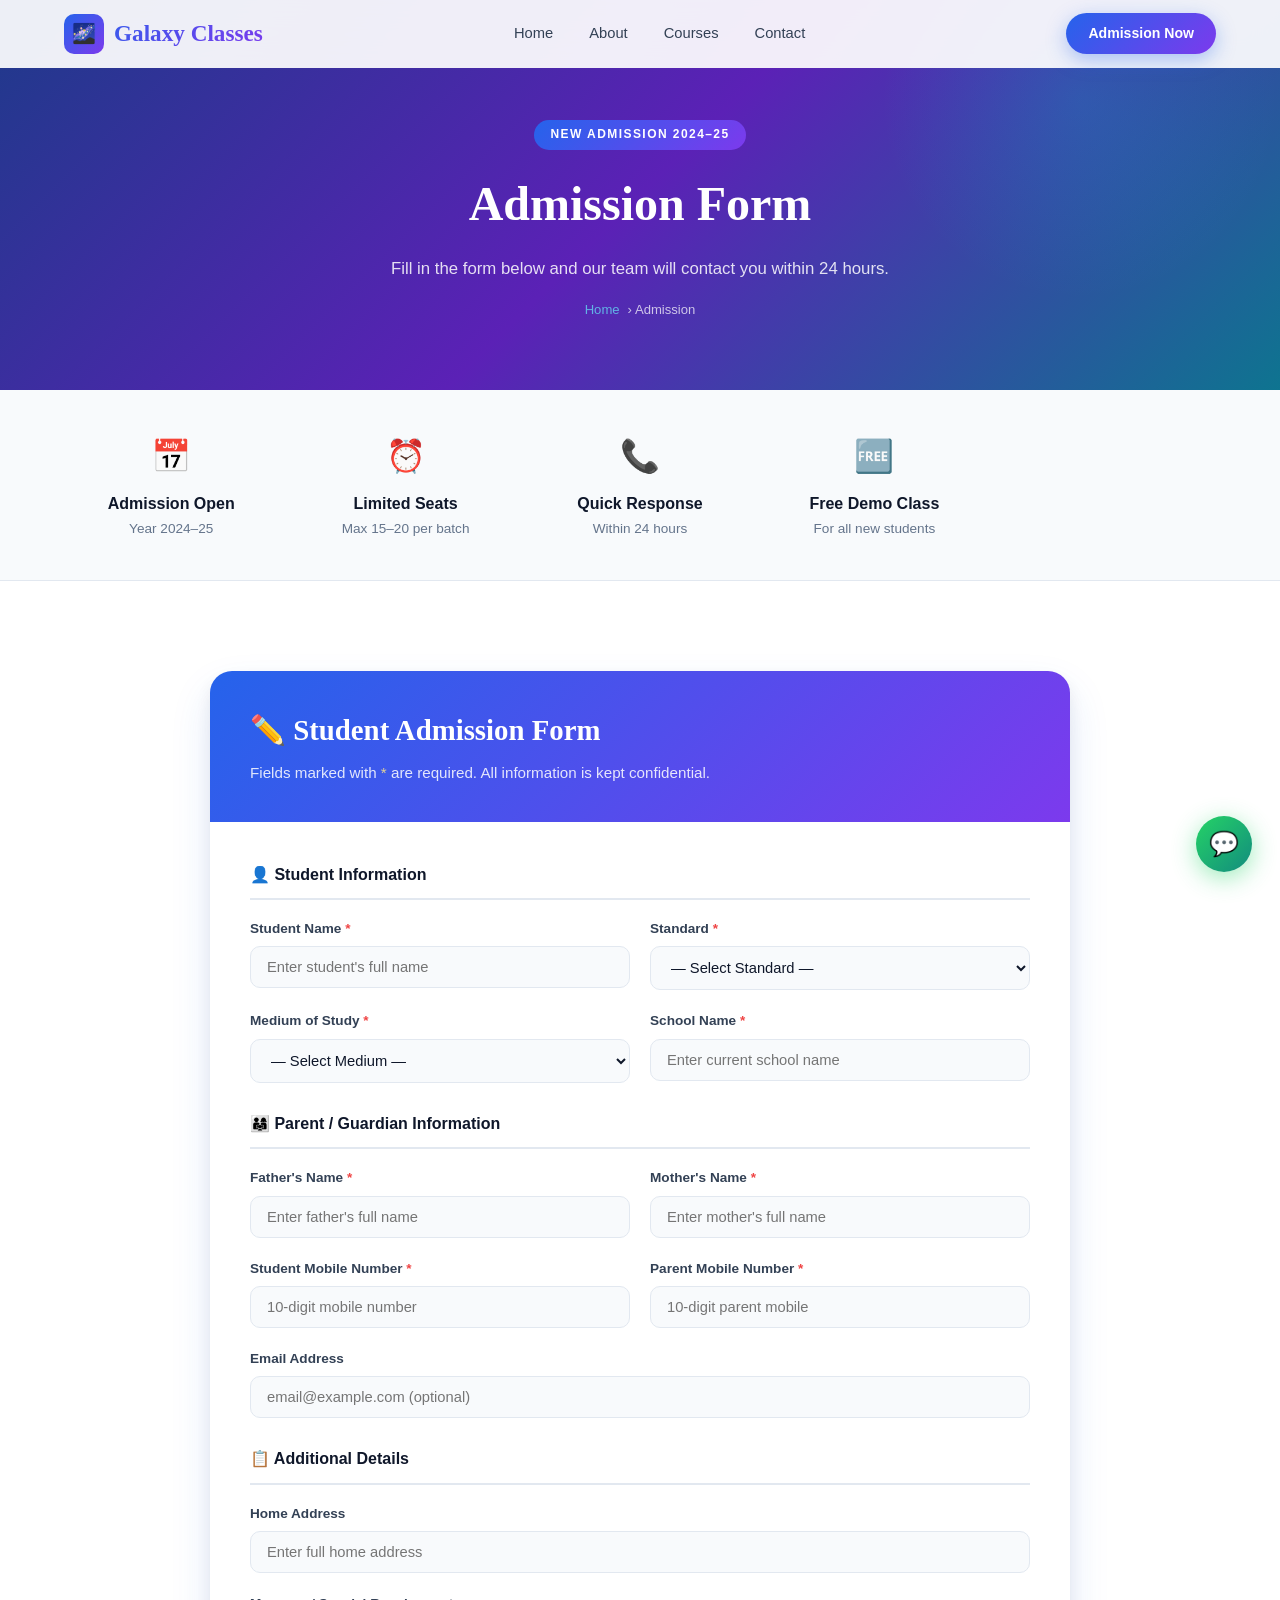
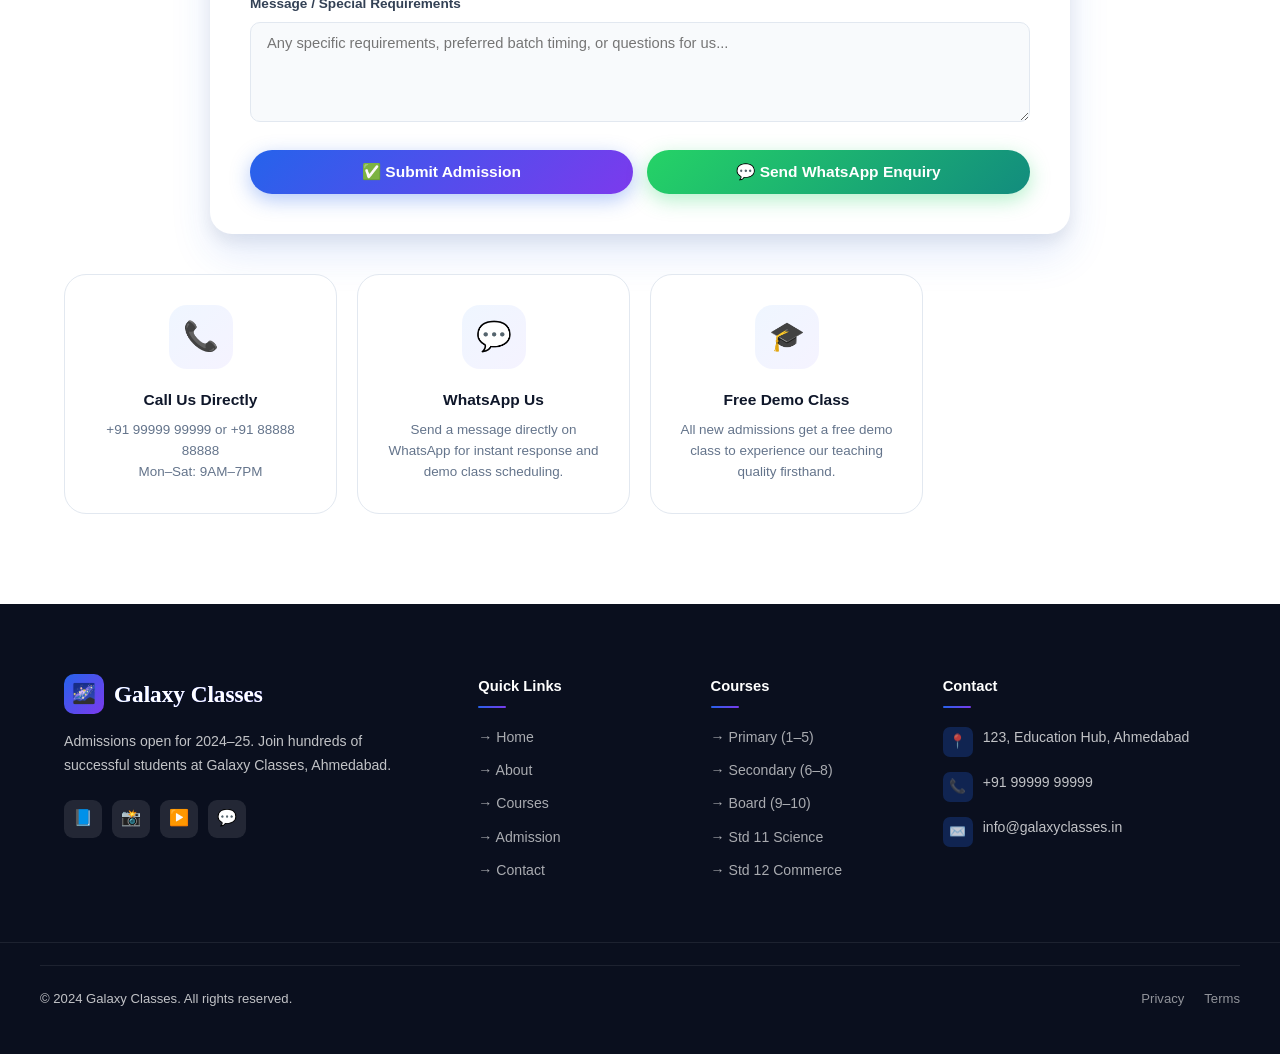
<file: admission.html>
<!DOCTYPE html>
<html lang="en">
<head>
  <meta charset="UTF-8" />
  <meta name="viewport" content="width=device-width, initial-scale=1.0" />
  <title>Admission Form – Galaxy Classes</title>
  <link rel="stylesheet" href="style.css" />
  <link rel="icon" href="data:image/svg+xml,<svg xmlns='http://www.w3.org/2000/svg' viewBox='0 0 100 100'><text y='.9em' font-size='90'>🌌</text></svg>" />
</head>
<body>

<nav id="navbar">
  <div class="container nav-inner">
    <a href="index.html" class="nav-logo"><div class="logo-icon">🌌</div>Galaxy Classes</a>
    <ul class="nav-links">
      <li><a href="index.html">Home</a></li>
      <li><a href="about.html">About</a></li>
      <li><a href="courses.html">Courses</a></li>
      <li><a href="contact.html">Contact</a></li>
    </ul>
    <div class="nav-cta"><a href="admission.html" class="btn btn-primary">Admission Now</a></div>
    <button class="hamburger"><span></span><span></span><span></span></button>
  </div>
</nav>
<div class="mobile-menu">
  <a href="index.html">🏠 Home</a><a href="about.html">📖 About</a><a href="courses.html">📚 Courses</a><a href="contact.html">📞 Contact</a>
  <a href="admission.html" class="btn btn-primary">Admission Now</a>
</div>

<!-- PAGE HERO -->
<section class="page-hero">
  <div class="container">
    <div class="badge">New Admission 2024–25</div>
    <h1>Admission Form</h1>
    <p>Fill in the form below and our team will contact you within 24 hours.</p>
    <div class="breadcrumb"><a href="index.html">Home</a> › Admission</div>
  </div>
</section>

<!-- ADMISSION INFO STRIP -->
<section style="background:var(--bg-light);padding:40px 0;border-bottom:1px solid var(--border)">
  <div class="container">
    <div style="display:grid;grid-template-columns:repeat(auto-fill,minmax(200px,1fr));gap:20px;text-align:center">
      <div class="reveal">
        <div style="font-size:2rem;margin-bottom:8px">📅</div>
        <div style="font-weight:700;color:var(--text-dark)">Admission Open</div>
        <div style="font-size:0.85rem;color:var(--text-light)">Year 2024–25</div>
      </div>
      <div class="reveal reveal-delay-1">
        <div style="font-size:2rem;margin-bottom:8px">⏰</div>
        <div style="font-weight:700;color:var(--text-dark)">Limited Seats</div>
        <div style="font-size:0.85rem;color:var(--text-light)">Max 15–20 per batch</div>
      </div>
      <div class="reveal reveal-delay-2">
        <div style="font-size:2rem;margin-bottom:8px">📞</div>
        <div style="font-weight:700;color:var(--text-dark)">Quick Response</div>
        <div style="font-size:0.85rem;color:var(--text-light)">Within 24 hours</div>
      </div>
      <div class="reveal">
        <div style="font-size:2rem;margin-bottom:8px">🆓</div>
        <div style="font-weight:700;color:var(--text-dark)">Free Demo Class</div>
        <div style="font-size:0.85rem;color:var(--text-light)">For all new students</div>
      </div>
    </div>
  </div>
</section>

<!-- ADMISSION FORM -->
<section class="form-section">
  <div class="container">
    <div class="form-card reveal">

      <div class="form-header">
        <h2>✏️ Student Admission Form</h2>
        <p>Fields marked with <span style="color:#fde68a">*</span> are required. All information is kept confidential.</p>
      </div>

      <div class="form-body">
        <form id="admissionForm" novalidate>

          <!-- Section: Student Information -->
          <div style="margin-bottom:28px">
            <div style="font-weight:700;color:var(--text-dark);margin-bottom:18px;padding-bottom:10px;border-bottom:2px solid var(--border);display:flex;align-items:center;gap:8px">
              👤 Student Information
            </div>
            <div class="form-grid">
              <div class="form-group">
                <label for="studentName">Student Name <span>*</span></label>
                <input type="text" id="studentName" name="studentName" placeholder="Enter student's full name" />
                <span class="error-msg" id="studentNameErr"></span>
              </div>
              <div class="form-group">
                <label for="standard">Standard <span>*</span></label>
                <select id="standard" name="standard">
                  <option value="">— Select Standard —</option>
                  <optgroup label="Primary">
                    <option value="Std 1">Std 1</option>
                    <option value="Std 2">Std 2</option>
                    <option value="Std 3">Std 3</option>
                    <option value="Std 4">Std 4</option>
                    <option value="Std 5">Std 5</option>
                  </optgroup>
                  <optgroup label="Secondary">
                    <option value="Std 6">Std 6</option>
                    <option value="Std 7">Std 7</option>
                    <option value="Std 8">Std 8</option>
                  </optgroup>
                  <optgroup label="Board">
                    <option value="Std 9">Std 9</option>
                    <option value="Std 10">Std 10</option>
                  </optgroup>
                  <optgroup label="Higher Secondary – Science">
                    <option value="Std 11 Science">Std 11 Science</option>
                    <option value="Std 12 Science">Std 12 Science</option>
                  </optgroup>
                  <optgroup label="Higher Secondary – Commerce">
                    <option value="Std 11 Commerce">Std 11 Commerce</option>
                    <option value="Std 12 Commerce">Std 12 Commerce</option>
                  </optgroup>
                </select>
                <span class="error-msg" id="standardErr"></span>
              </div>
              <div class="form-group">
                <label for="medium">Medium of Study <span>*</span></label>
                <select id="medium" name="medium">
                  <option value="">— Select Medium —</option>
                  <option value="English Medium">English Medium</option>
                  <option value="Gujarati Medium">Gujarati Medium</option>
                </select>
                <span class="error-msg" id="mediumErr"></span>
              </div>
              <div class="form-group">
                <label for="schoolName">School Name <span>*</span></label>
                <input type="text" id="schoolName" name="schoolName" placeholder="Enter current school name" />
                <span class="error-msg" id="schoolNameErr"></span>
              </div>
            </div>
          </div>

          <!-- Section: Parent Information -->
          <div style="margin-bottom:28px">
            <div style="font-weight:700;color:var(--text-dark);margin-bottom:18px;padding-bottom:10px;border-bottom:2px solid var(--border);display:flex;align-items:center;gap:8px">
              👨‍👩‍👧 Parent / Guardian Information
            </div>
            <div class="form-grid">
              <div class="form-group">
                <label for="fatherName">Father's Name <span>*</span></label>
                <input type="text" id="fatherName" name="fatherName" placeholder="Enter father's full name" />
                <span class="error-msg" id="fatherNameErr"></span>
              </div>
              <div class="form-group">
                <label for="motherName">Mother's Name <span>*</span></label>
                <input type="text" id="motherName" name="motherName" placeholder="Enter mother's full name" />
                <span class="error-msg" id="motherNameErr"></span>
              </div>
              <div class="form-group">
                <label for="mobile">Student Mobile Number <span>*</span></label>
                <input type="tel" id="mobile" name="mobile" placeholder="10-digit mobile number" maxlength="10" />
                <span class="error-msg" id="mobileErr"></span>
              </div>
              <div class="form-group">
                <label for="parentMobile">Parent Mobile Number <span>*</span></label>
                <input type="tel" id="parentMobile" name="parentMobile" placeholder="10-digit parent mobile" maxlength="10" />
                <span class="error-msg" id="parentMobileErr"></span>
              </div>
              <div class="form-group full">
                <label for="email">Email Address</label>
                <input type="email" id="email" name="email" placeholder="email@example.com (optional)" />
                <span class="error-msg" id="emailErr"></span>
              </div>
            </div>
          </div>

          <!-- Section: Address & Message -->
          <div style="margin-bottom:28px">
            <div style="font-weight:700;color:var(--text-dark);margin-bottom:18px;padding-bottom:10px;border-bottom:2px solid var(--border);display:flex;align-items:center;gap:8px">
              📋 Additional Details
            </div>
            <div class="form-grid">
              <div class="form-group full">
                <label for="address">Home Address</label>
                <input type="text" id="address" name="address" placeholder="Enter full home address" />
              </div>
              <div class="form-group full">
                <label for="message">Message / Special Requirements</label>
                <textarea id="message" name="message" placeholder="Any specific requirements, preferred batch timing, or questions for us..."></textarea>
              </div>
            </div>
          </div>

          <!-- Form Actions -->
          <div class="form-actions">
            <button type="submit" class="btn btn-primary">
              ✅ Submit Admission
            </button>
            <button type="button" id="whatsappBtn" class="btn btn-whatsapp">
              💬 Send WhatsApp Enquiry
            </button>
          </div>

          <!-- Success Banner -->
          <div class="success-banner" id="admissionSuccess">
            ✅ Thank you! Your admission form has been submitted successfully. We will contact you within 24 hours.
          </div>

        </form>
      </div>
    </div>

    <!-- Info Cards Below Form -->
    <div style="display:grid;grid-template-columns:repeat(auto-fill,minmax(240px,1fr));gap:20px;margin-top:40px">
      <div class="why-card reveal">
        <div class="why-icon">📞</div>
        <div class="why-title">Call Us Directly</div>
        <div class="why-desc">+91 99999 99999 or +91 88888 88888<br/>Mon–Sat: 9AM–7PM</div>
      </div>
      <div class="why-card reveal reveal-delay-1">
        <div class="why-icon">💬</div>
        <div class="why-title">WhatsApp Us</div>
        <div class="why-desc">Send a message directly on WhatsApp for instant response and demo class scheduling.</div>
      </div>
      <div class="why-card reveal reveal-delay-2">
        <div class="why-icon">🎓</div>
        <div class="why-title">Free Demo Class</div>
        <div class="why-desc">All new admissions get a free demo class to experience our teaching quality firsthand.</div>
      </div>
    </div>
  </div>
</section>

<footer>
  <div class="container">
    <div class="footer-grid">
      <div class="footer-brand">
        <a href="index.html" class="nav-logo" style="-webkit-text-fill-color:#fff;color:#fff"><div class="logo-icon">🌌</div>Galaxy Classes</a>
        <p class="footer-desc">Admissions open for 2024–25. Join hundreds of successful students at Galaxy Classes, Ahmedabad.</p>
        <div class="footer-social"><a href="#" class="fsoc-btn">📘</a><a href="#" class="fsoc-btn">📸</a><a href="#" class="fsoc-btn">▶️</a><a href="#" class="fsoc-btn">💬</a></div>
      </div>
      <div class="footer-col"><h4>Quick Links</h4><ul><li><a href="index.html">→ Home</a></li><li><a href="about.html">→ About</a></li><li><a href="courses.html">→ Courses</a></li><li><a href="admission.html">→ Admission</a></li><li><a href="contact.html">→ Contact</a></li></ul></div>
      <div class="footer-col"><h4>Courses</h4><ul><li><a href="courses.html">→ Primary (1–5)</a></li><li><a href="courses.html">→ Secondary (6–8)</a></li><li><a href="courses.html">→ Board (9–10)</a></li><li><a href="courses.html">→ Std 11 Science</a></li><li><a href="courses.html">→ Std 12 Commerce</a></li></ul></div>
      <div class="footer-col"><h4>Contact</h4><div class="footer-contact-item"><div class="fci-icon">📍</div><span>123, Education Hub, Ahmedabad</span></div><div class="footer-contact-item"><div class="fci-icon">📞</div><span>+91 99999 99999</span></div><div class="footer-contact-item"><div class="fci-icon">✉️</div><span>info@galaxyclasses.in</span></div></div>
    </div>
  </div>
  <div style="border-top:1px solid rgba(255,255,255,0.08);padding:22px 0"><div class="container footer-bottom"><span>© 2024 Galaxy Classes. All rights reserved.</span><div class="footer-bottom-links"><a href="#">Privacy</a><a href="#">Terms</a></div></div></div>
</footer>

<a href="https://wa.me/919999999999" class="wa-float" target="_blank">💬</a>
<script src="script.js"></script>
</body>
</html>
</file>
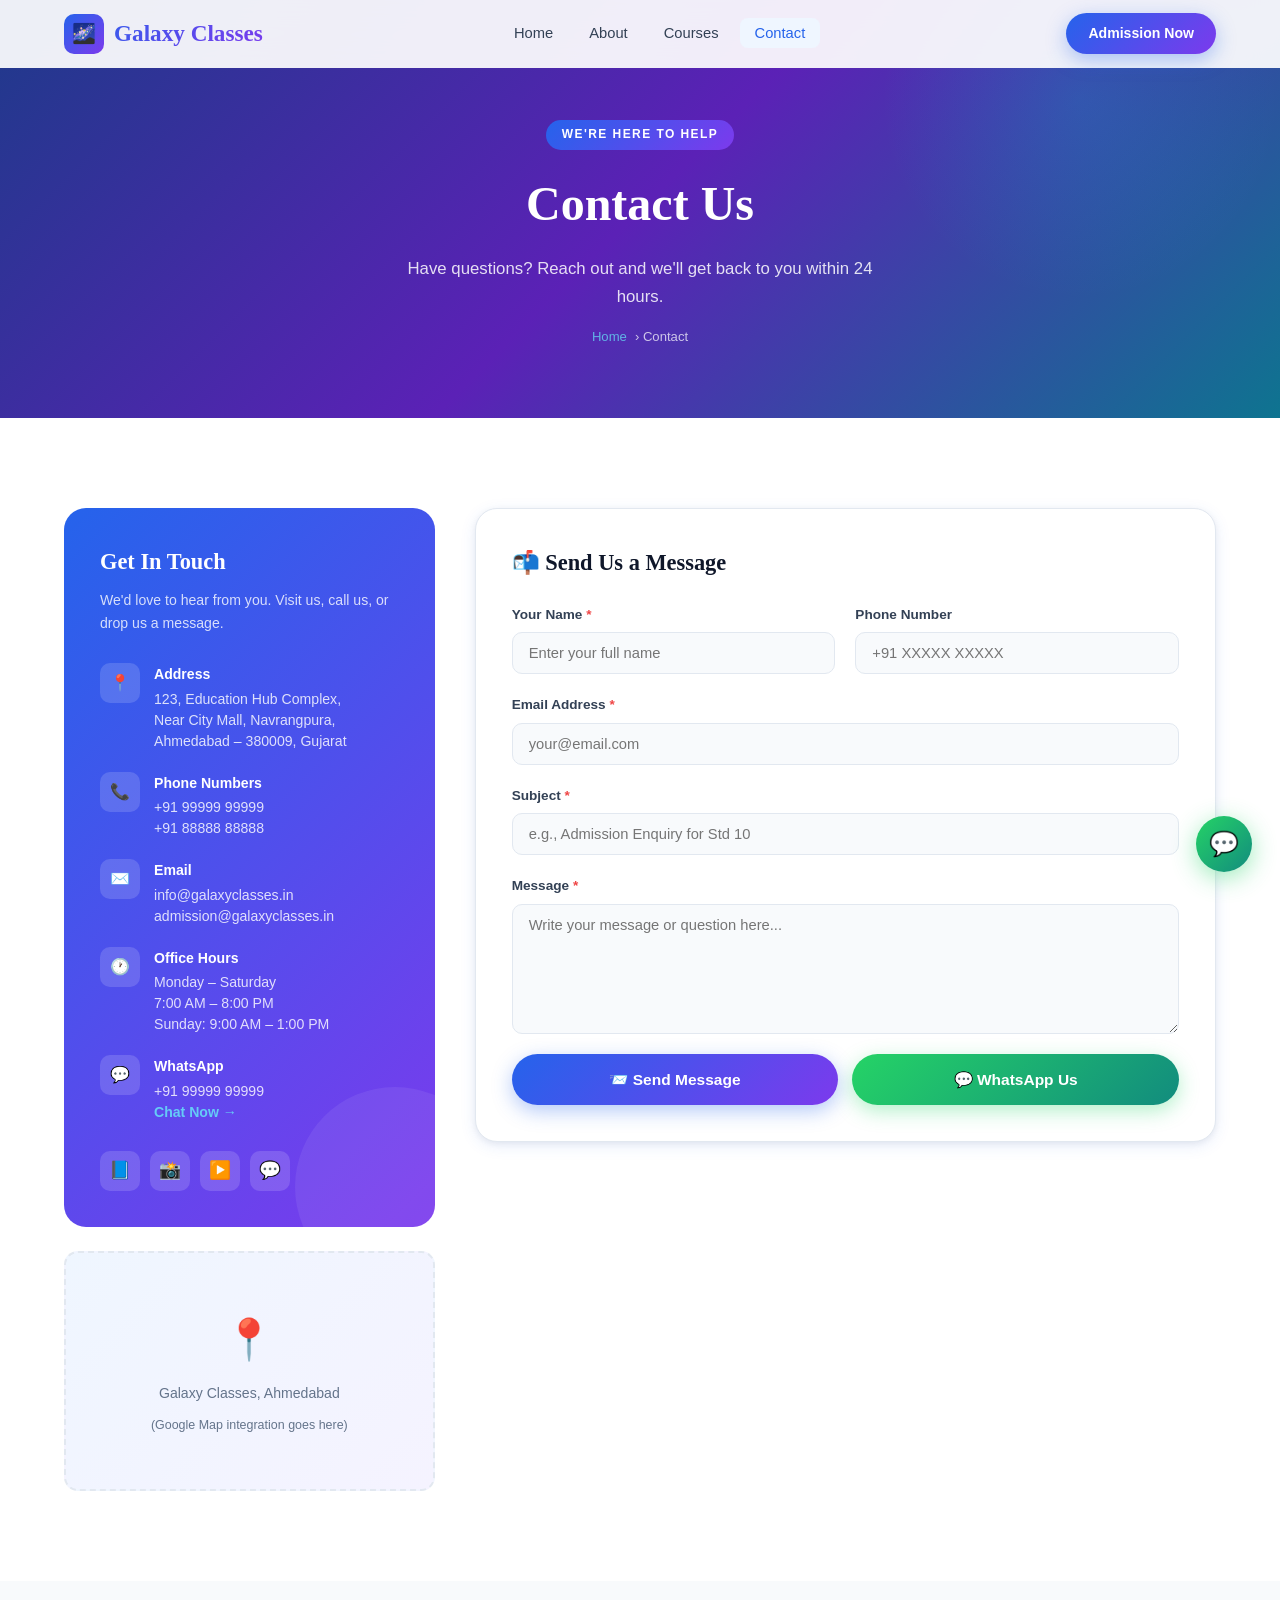
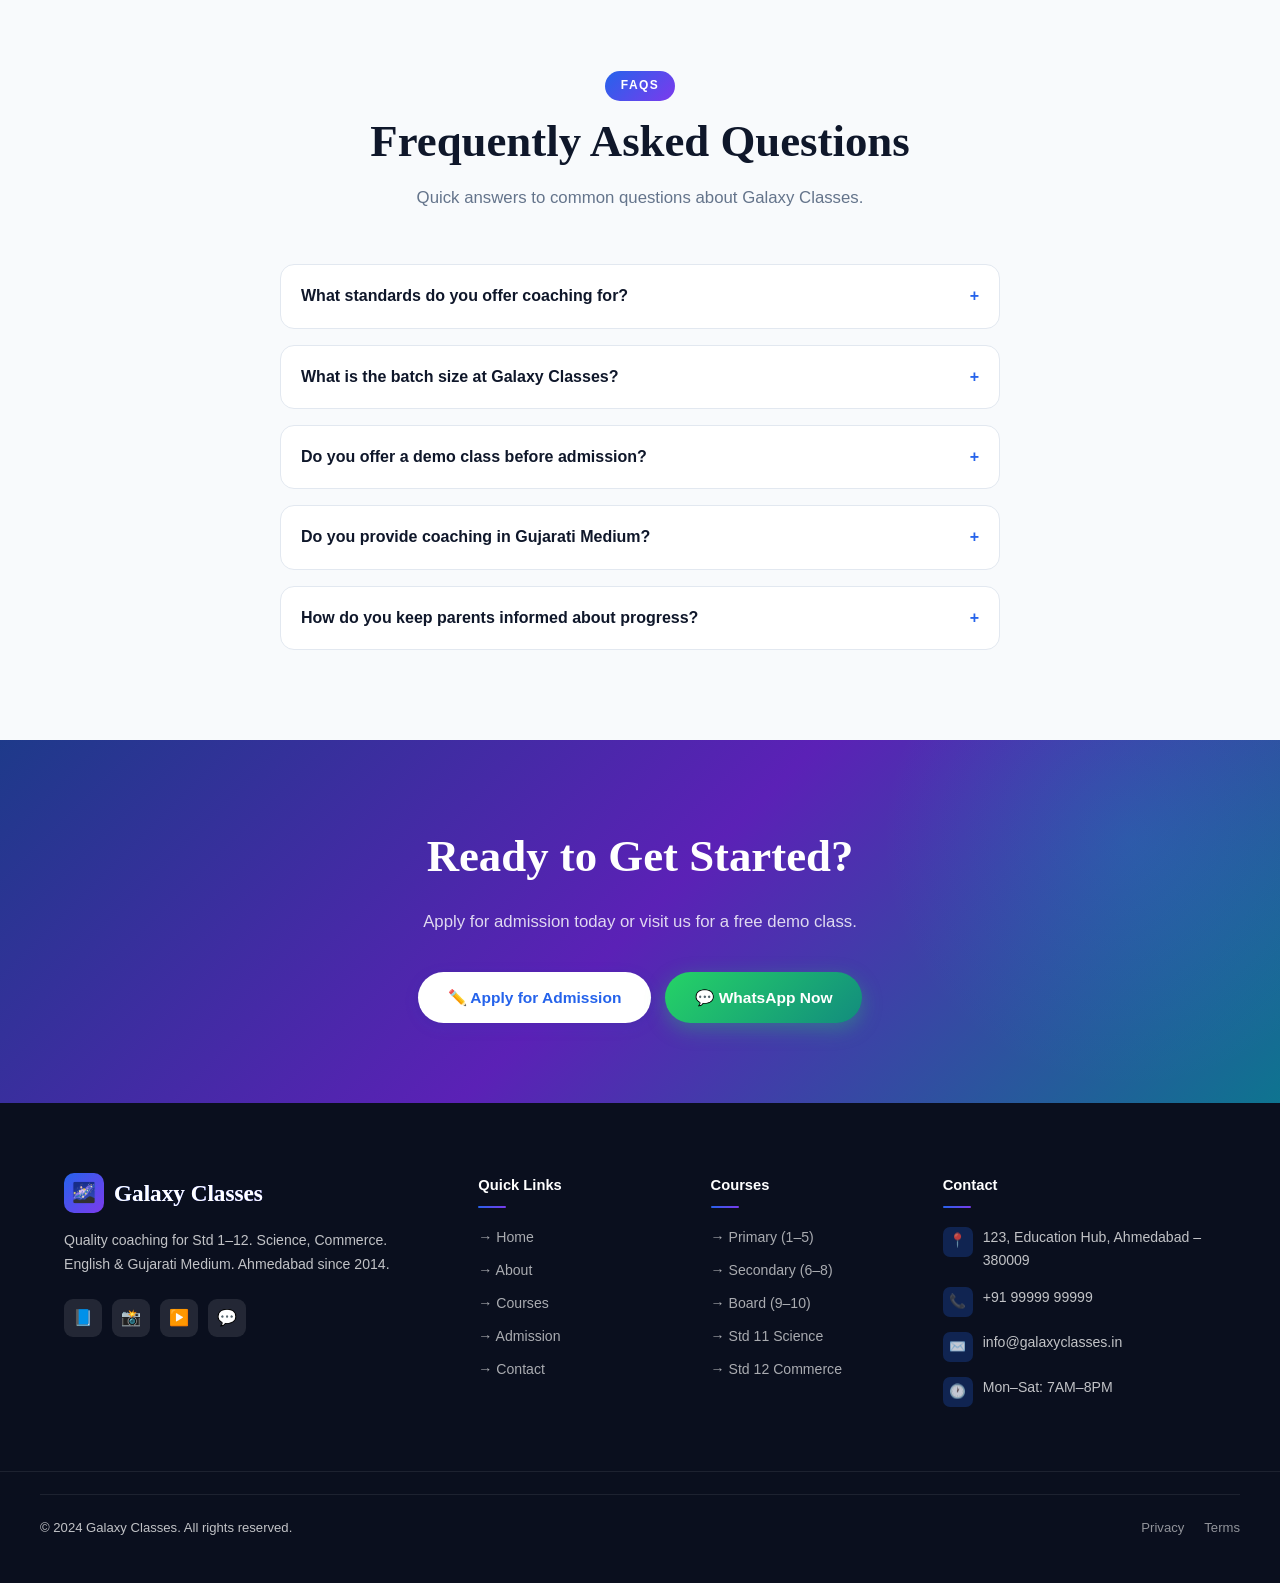
<file: contact.html>
<!DOCTYPE html>
<html lang="en">
<head>
  <meta charset="UTF-8" />
  <meta name="viewport" content="width=device-width, initial-scale=1.0" />
  <title>Contact Us – Galaxy Classes</title>
  <link rel="stylesheet" href="style.css" />
  <link rel="icon" href="data:image/svg+xml,<svg xmlns='http://www.w3.org/2000/svg' viewBox='0 0 100 100'><text y='.9em' font-size='90'>🌌</text></svg>" />
</head>
<body>

<nav id="navbar">
  <div class="container nav-inner">
    <a href="index.html" class="nav-logo"><div class="logo-icon">🌌</div>Galaxy Classes</a>
    <ul class="nav-links">
      <li><a href="index.html">Home</a></li>
      <li><a href="about.html">About</a></li>
      <li><a href="courses.html">Courses</a></li>
      <li><a href="contact.html" class="active">Contact</a></li>
    </ul>
    <div class="nav-cta"><a href="admission.html" class="btn btn-primary">Admission Now</a></div>
    <button class="hamburger"><span></span><span></span><span></span></button>
  </div>
</nav>
<div class="mobile-menu">
  <a href="index.html">🏠 Home</a><a href="about.html">📖 About</a><a href="courses.html">📚 Courses</a><a href="contact.html">📞 Contact</a>
  <a href="admission.html" class="btn btn-primary">Admission Now</a>
</div>

<!-- PAGE HERO -->
<section class="page-hero">
  <div class="container">
    <div class="badge">We're Here to Help</div>
    <h1>Contact Us</h1>
    <p>Have questions? Reach out and we'll get back to you within 24 hours.</p>
    <div class="breadcrumb"><a href="index.html">Home</a> › Contact</div>
  </div>
</section>

<!-- CONTACT SECTION -->
<section class="section">
  <div class="container">
    <div class="contact-grid">

      <!-- Left: Info Card -->
      <div>
        <div class="contact-info-card reveal">
          <div class="ci-title">Get In Touch</div>
          <div class="ci-sub">We'd love to hear from you. Visit us, call us, or drop us a message.</div>

          <div class="ci-item">
            <div class="ci-icon">📍</div>
            <div class="ci-text">
              <div class="ci-label">Address</div>
              <div class="ci-val">123, Education Hub Complex,<br/>Near City Mall, Navrangpura,<br/>Ahmedabad – 380009, Gujarat</div>
            </div>
          </div>

          <div class="ci-item">
            <div class="ci-icon">📞</div>
            <div class="ci-text">
              <div class="ci-label">Phone Numbers</div>
              <div class="ci-val">+91 99999 99999<br/>+91 88888 88888</div>
            </div>
          </div>

          <div class="ci-item">
            <div class="ci-icon">✉️</div>
            <div class="ci-text">
              <div class="ci-label">Email</div>
              <div class="ci-val">info@galaxyclasses.in<br/>admission@galaxyclasses.in</div>
            </div>
          </div>

          <div class="ci-item">
            <div class="ci-icon">🕐</div>
            <div class="ci-text">
              <div class="ci-label">Office Hours</div>
              <div class="ci-val">Monday – Saturday<br/>7:00 AM – 8:00 PM<br/>Sunday: 9:00 AM – 1:00 PM</div>
            </div>
          </div>

          <div class="ci-item">
            <div class="ci-icon">💬</div>
            <div class="ci-text">
              <div class="ci-label">WhatsApp</div>
              <div class="ci-val">+91 99999 99999<br/><a href="https://wa.me/919999999999" target="_blank" style="color:#67e8f9;font-weight:600">Chat Now →</a></div>
            </div>
          </div>

          <div class="social-row">
            <a href="#" class="soc-btn" title="Facebook">📘</a>
            <a href="#" class="soc-btn" title="Instagram">📸</a>
            <a href="#" class="soc-btn" title="YouTube">▶️</a>
            <a href="https://wa.me/919999999999" class="soc-btn" title="WhatsApp" target="_blank">💬</a>
          </div>
        </div>

        <!-- Google Map Placeholder -->
        <div class="map-placeholder reveal" style="margin-top:24px">
          📍
          <p>Galaxy Classes, Ahmedabad</p>
          <span style="font-size:0.78rem;color:var(--text-light)">(Google Map integration goes here)</span>
        </div>
      </div>

      <!-- Right: Contact Form -->
      <div class="contact-form-card reveal reveal-delay-1">
        <div class="cf-title">📬 Send Us a Message</div>

        <form id="contactForm" novalidate>
          <div class="form-grid">
            <div class="form-group">
              <label for="cName">Your Name <span style="color:#ef4444">*</span></label>
              <input type="text" id="cName" placeholder="Enter your full name" />
              <span class="error-msg" id="cNameErr"></span>
            </div>
            <div class="form-group">
              <label for="cPhone">Phone Number</label>
              <input type="tel" id="cPhone" placeholder="+91 XXXXX XXXXX" maxlength="10" />
            </div>
            <div class="form-group full">
              <label for="cEmail">Email Address <span style="color:#ef4444">*</span></label>
              <input type="email" id="cEmail" placeholder="your@email.com" />
              <span class="error-msg" id="cEmailErr"></span>
            </div>
            <div class="form-group full">
              <label for="cSubject">Subject <span style="color:#ef4444">*</span></label>
              <input type="text" id="cSubject" placeholder="e.g., Admission Enquiry for Std 10" />
              <span class="error-msg" id="cSubjectErr"></span>
            </div>
            <div class="form-group full">
              <label for="cMessage">Message <span style="color:#ef4444">*</span></label>
              <textarea id="cMessage" placeholder="Write your message or question here..." style="min-height:130px"></textarea>
              <span class="error-msg" id="cMessageErr"></span>
            </div>
          </div>

          <div class="form-actions" style="margin-top:20px">
            <button type="submit" class="btn btn-primary" style="flex:1;justify-content:center">
              📨 Send Message
            </button>
            <a href="https://wa.me/919999999999" target="_blank" class="btn btn-whatsapp" style="flex:1;justify-content:center">
              💬 WhatsApp Us
            </a>
          </div>

          <div class="success-banner" id="contactSuccess">
            ✅ Message sent successfully! We will get back to you within 24 hours.
          </div>
        </form>
      </div>
    </div>
  </div>
</section>

<!-- FAQ SECTION -->
<section class="section section-alt">
  <div class="container">
    <div class="text-center reveal">
      <div class="badge">FAQs</div>
      <h2 class="section-title">Frequently Asked Questions</h2>
      <p class="section-sub">Quick answers to common questions about Galaxy Classes.</p>
    </div>
    <div style="max-width:720px;margin:0 auto;display:flex;flex-direction:column;gap:16px">

      <details style="background:#fff;border:1.5px solid var(--border);border-radius:var(--radius);overflow:hidden" class="reveal">
        <summary style="padding:18px 20px;font-weight:600;cursor:pointer;color:var(--text-dark);list-style:none;display:flex;justify-content:space-between;align-items:center">
          What standards do you offer coaching for? <span style="color:var(--primary)">+</span>
        </summary>
        <div style="padding:0 20px 18px;color:var(--text-mid);font-size:0.92rem;line-height:1.7">
          We offer comprehensive coaching for students from Standard 1 to Standard 12, covering both Science and Commerce streams in English and Gujarati Medium.
        </div>
      </details>

      <details style="background:#fff;border:1.5px solid var(--border);border-radius:var(--radius);overflow:hidden" class="reveal">
        <summary style="padding:18px 20px;font-weight:600;cursor:pointer;color:var(--text-dark);list-style:none;display:flex;justify-content:space-between;align-items:center">
          What is the batch size at Galaxy Classes? <span style="color:var(--primary)">+</span>
        </summary>
        <div style="padding:0 20px 18px;color:var(--text-mid);font-size:0.92rem;line-height:1.7">
          We maintain small batch sizes of maximum 15–20 students per batch. This ensures every student receives personal attention and no child is left behind.
        </div>
      </details>

      <details style="background:#fff;border:1.5px solid var(--border);border-radius:var(--radius);overflow:hidden" class="reveal">
        <summary style="padding:18px 20px;font-weight:600;cursor:pointer;color:var(--text-dark);list-style:none;display:flex;justify-content:space-between;align-items:center">
          Do you offer a demo class before admission? <span style="color:var(--primary)">+</span>
        </summary>
        <div style="padding:0 20px 18px;color:var(--text-mid);font-size:0.92rem;line-height:1.7">
          Yes! All new students are welcome to attend a free demo class before confirming admission. This helps students and parents experience our teaching quality and classroom environment.
        </div>
      </details>

      <details style="background:#fff;border:1.5px solid var(--border);border-radius:var(--radius);overflow:hidden" class="reveal">
        <summary style="padding:18px 20px;font-weight:600;cursor:pointer;color:var(--text-dark);list-style:none;display:flex;justify-content:space-between;align-items:center">
          Do you provide coaching in Gujarati Medium? <span style="color:var(--primary)">+</span>
        </summary>
        <div style="padding:0 20px 18px;color:var(--text-mid);font-size:0.92rem;line-height:1.7">
          Absolutely! We provide coaching in both English and Gujarati Medium. Students can choose the medium they are most comfortable with for better understanding of concepts.
        </div>
      </details>

      <details style="background:#fff;border:1.5px solid var(--border);border-radius:var(--radius);overflow:hidden" class="reveal">
        <summary style="padding:18px 20px;font-weight:600;cursor:pointer;color:var(--text-dark);list-style:none;display:flex;justify-content:space-between;align-items:center">
          How do you keep parents informed about progress? <span style="color:var(--primary)">+</span>
        </summary>
        <div style="padding:0 20px 18px;color:var(--text-mid);font-size:0.92rem;line-height:1.7">
          We conduct regular Parent-Teacher meetings and share weekly test results directly with parents via WhatsApp. Monthly progress reports are also shared covering performance trends and improvement areas.
        </div>
      </details>

    </div>
  </div>
</section>

<section class="cta-banner">
  <div class="container" style="position:relative;z-index:2">
    <h2>Ready to Get Started?</h2>
    <p>Apply for admission today or visit us for a free demo class.</p>
    <div class="cta-buttons">
      <a href="admission.html" class="btn btn-white">✏️ Apply for Admission</a>
      <a href="https://wa.me/919999999999" class="btn btn-whatsapp" target="_blank">💬 WhatsApp Now</a>
    </div>
  </div>
</section>

<footer>
  <div class="container">
    <div class="footer-grid">
      <div class="footer-brand">
        <a href="index.html" class="nav-logo" style="-webkit-text-fill-color:#fff;color:#fff"><div class="logo-icon">🌌</div>Galaxy Classes</a>
        <p class="footer-desc">Quality coaching for Std 1–12. Science, Commerce. English & Gujarati Medium. Ahmedabad since 2014.</p>
        <div class="footer-social"><a href="#" class="fsoc-btn">📘</a><a href="#" class="fsoc-btn">📸</a><a href="#" class="fsoc-btn">▶️</a><a href="#" class="fsoc-btn">💬</a></div>
      </div>
      <div class="footer-col"><h4>Quick Links</h4><ul><li><a href="index.html">→ Home</a></li><li><a href="about.html">→ About</a></li><li><a href="courses.html">→ Courses</a></li><li><a href="admission.html">→ Admission</a></li><li><a href="contact.html">→ Contact</a></li></ul></div>
      <div class="footer-col"><h4>Courses</h4><ul><li><a href="courses.html">→ Primary (1–5)</a></li><li><a href="courses.html">→ Secondary (6–8)</a></li><li><a href="courses.html">→ Board (9–10)</a></li><li><a href="courses.html">→ Std 11 Science</a></li><li><a href="courses.html">→ Std 12 Commerce</a></li></ul></div>
      <div class="footer-col"><h4>Contact</h4>
        <div class="footer-contact-item"><div class="fci-icon">📍</div><span>123, Education Hub, Ahmedabad – 380009</span></div>
        <div class="footer-contact-item"><div class="fci-icon">📞</div><span>+91 99999 99999</span></div>
        <div class="footer-contact-item"><div class="fci-icon">✉️</div><span>info@galaxyclasses.in</span></div>
        <div class="footer-contact-item"><div class="fci-icon">🕐</div><span>Mon–Sat: 7AM–8PM</span></div>
      </div>
    </div>
  </div>
  <div style="border-top:1px solid rgba(255,255,255,0.08);padding:22px 0"><div class="container footer-bottom"><span>© 2024 Galaxy Classes. All rights reserved.</span><div class="footer-bottom-links"><a href="#">Privacy</a><a href="#">Terms</a></div></div></div>
</footer>

<a href="https://wa.me/919999999999" class="wa-float" target="_blank">💬</a>
<script src="script.js"></script>
</body>
</html>
</file>
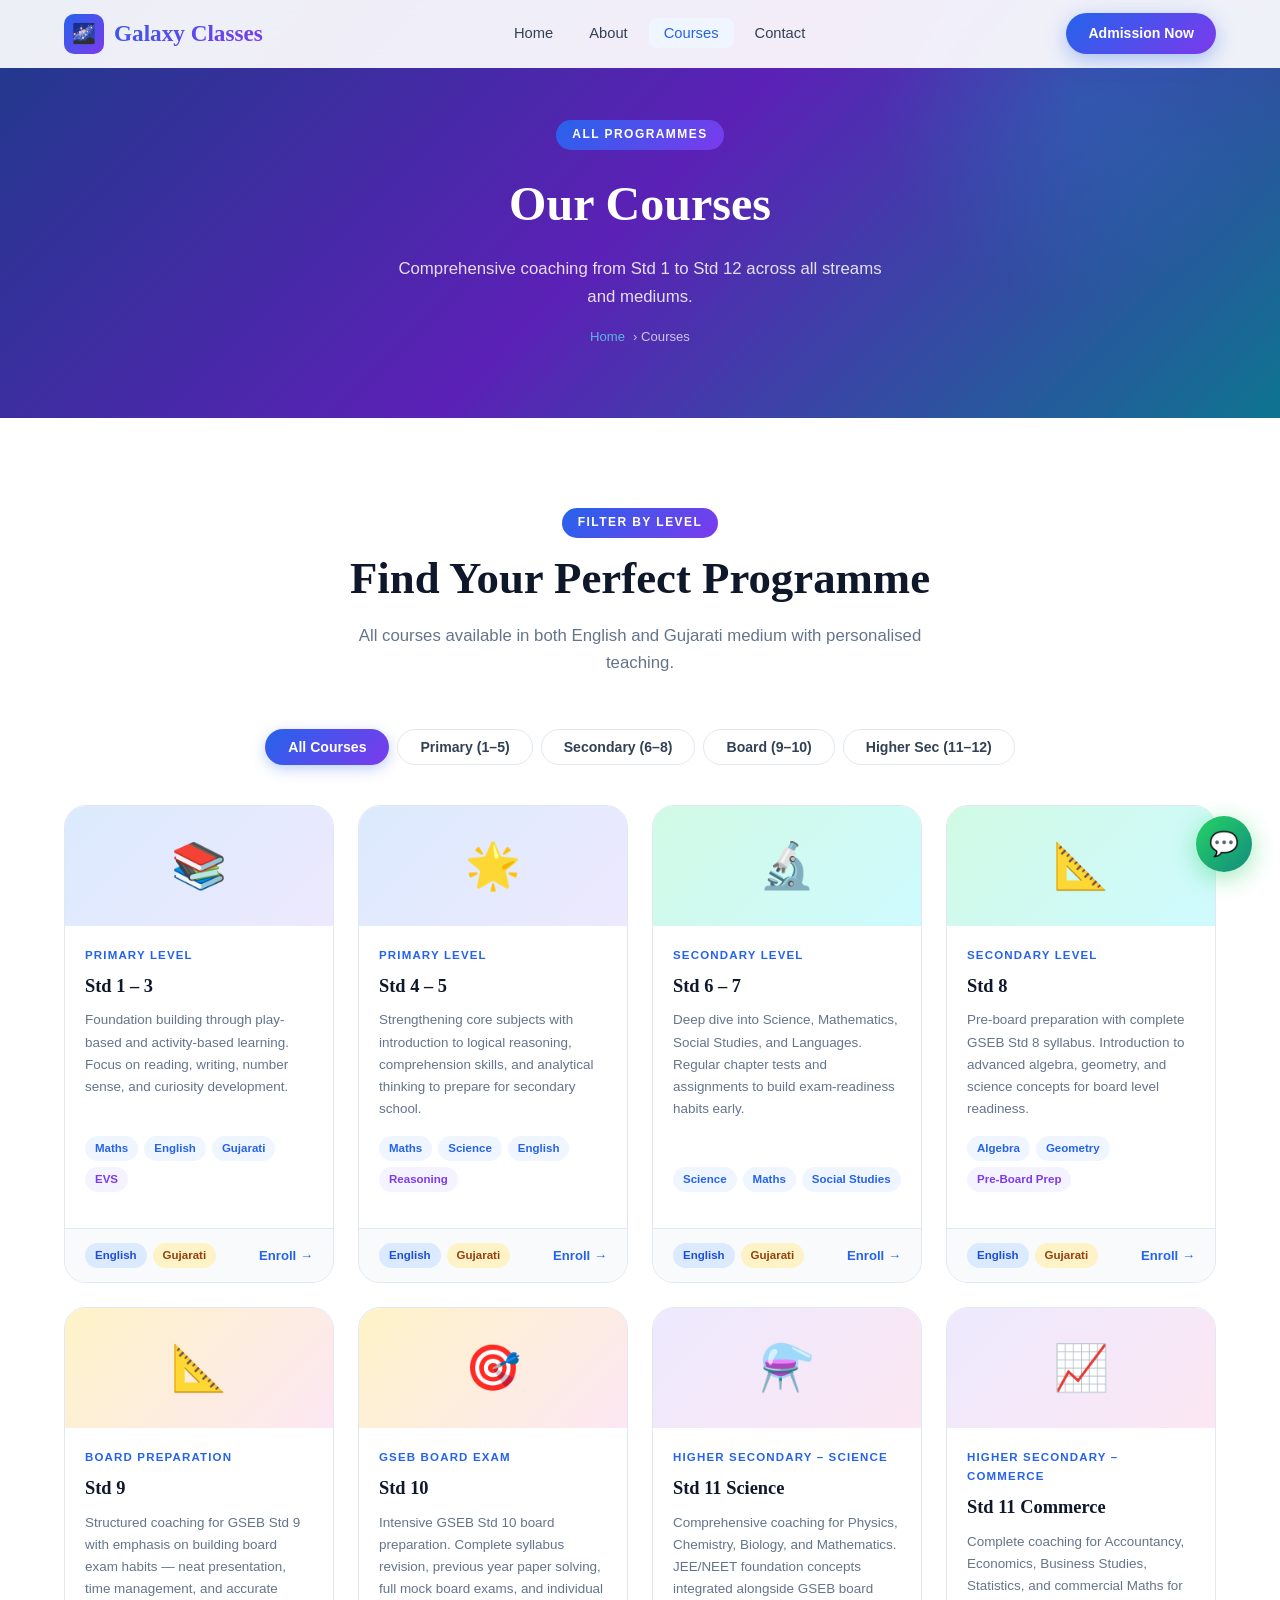
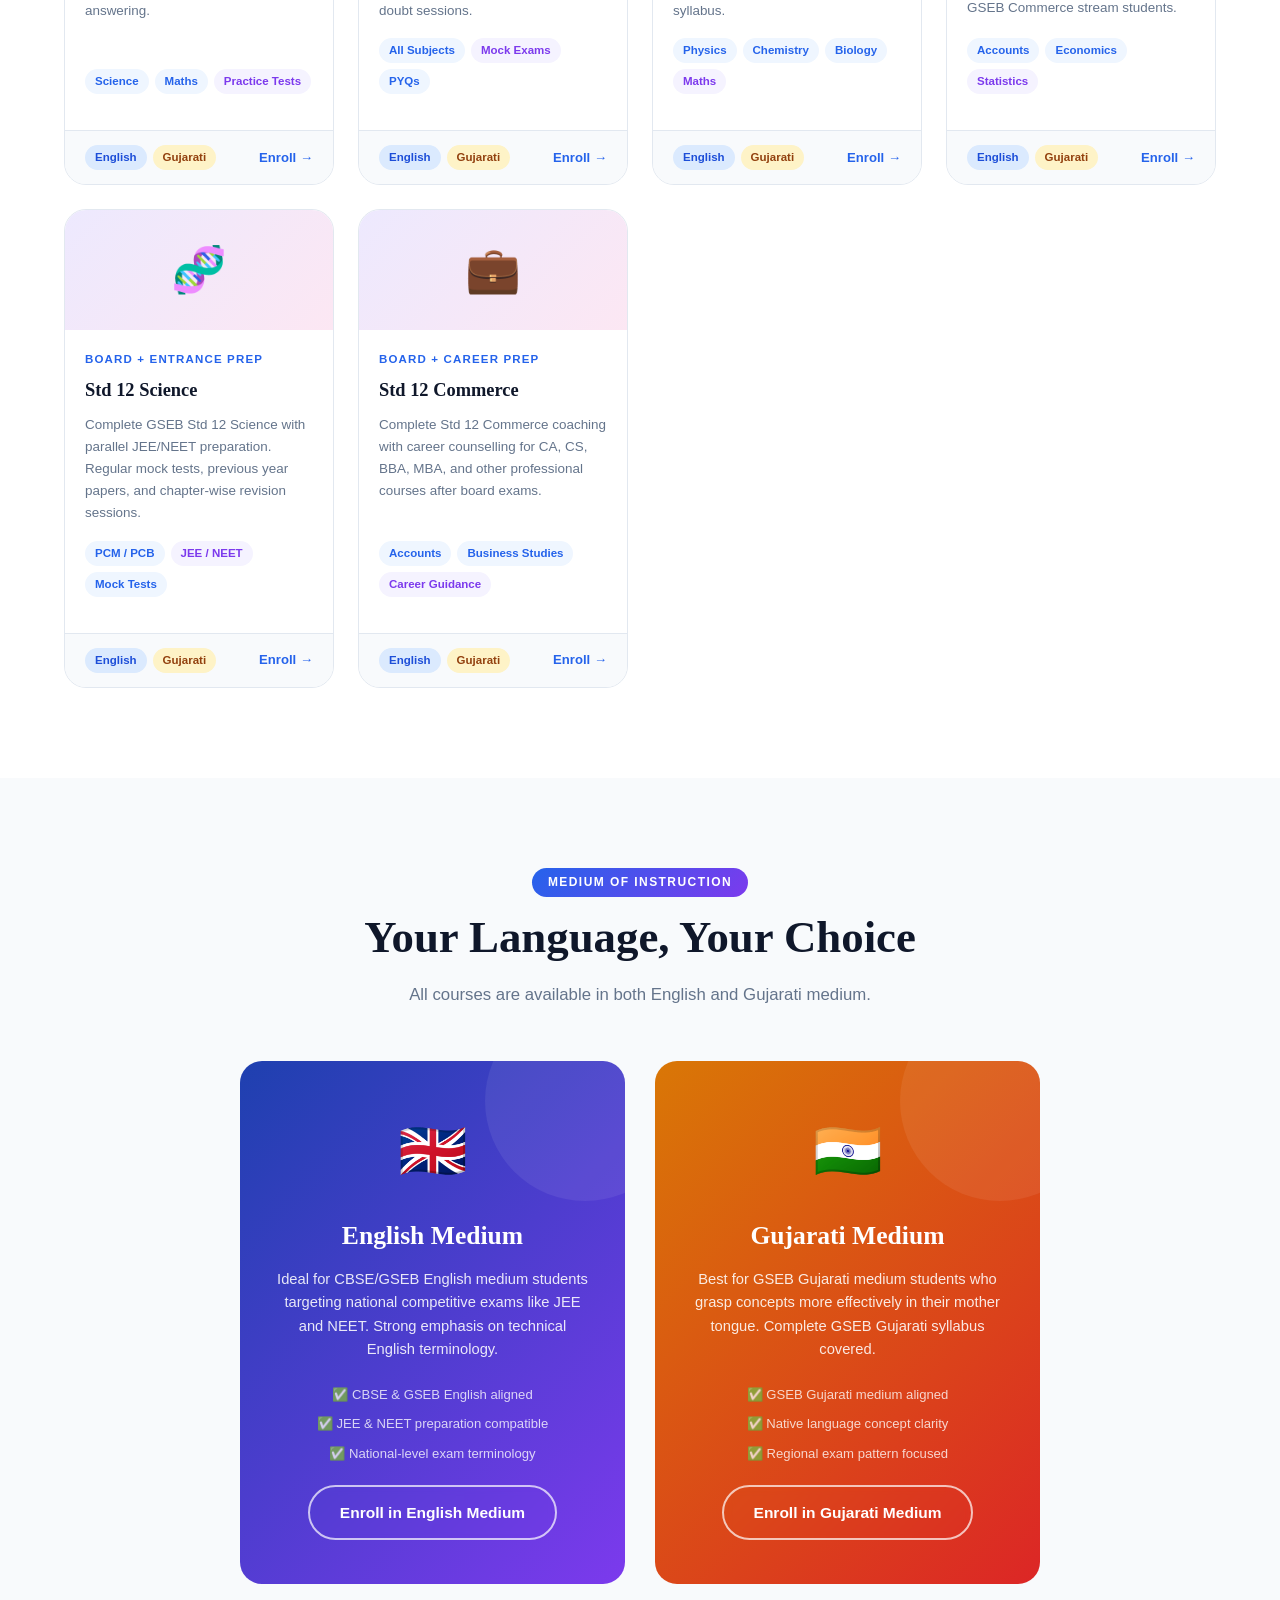
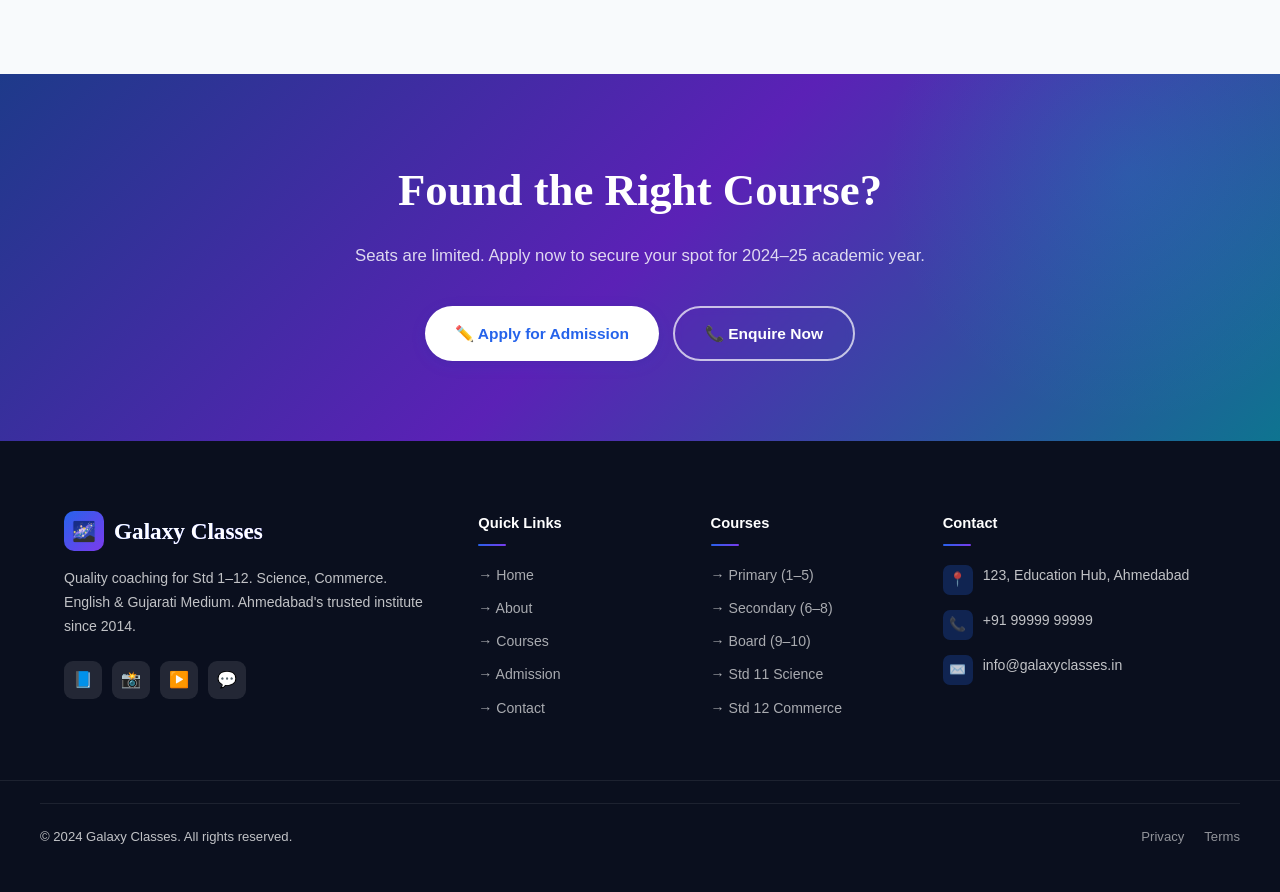
<file: courses.html>
<!DOCTYPE html>
<html lang="en">
<head>
  <meta charset="UTF-8" />
  <meta name="viewport" content="width=device-width, initial-scale=1.0" />
  <title>Courses – Galaxy Classes</title>
  <link rel="stylesheet" href="style.css" />
  <link rel="icon" href="data:image/svg+xml,<svg xmlns='http://www.w3.org/2000/svg' viewBox='0 0 100 100'><text y='.9em' font-size='90'>🌌</text></svg>" />
</head>
<body>

<nav id="navbar">
  <div class="container nav-inner">
    <a href="index.html" class="nav-logo"><div class="logo-icon">🌌</div>Galaxy Classes</a>
    <ul class="nav-links">
      <li><a href="index.html">Home</a></li>
      <li><a href="about.html">About</a></li>
      <li><a href="courses.html" class="active">Courses</a></li>
      <li><a href="contact.html">Contact</a></li>
    </ul>
    <div class="nav-cta"><a href="admission.html" class="btn btn-primary">Admission Now</a></div>
    <button class="hamburger"><span></span><span></span><span></span></button>
  </div>
</nav>
<div class="mobile-menu">
  <a href="index.html">🏠 Home</a><a href="about.html">📖 About</a><a href="courses.html">📚 Courses</a><a href="contact.html">📞 Contact</a>
  <a href="admission.html" class="btn btn-primary">Admission Now</a>
</div>

<section class="page-hero">
  <div class="container">
    <div class="badge">All Programmes</div>
    <h1>Our Courses</h1>
    <p>Comprehensive coaching from Std 1 to Std 12 across all streams and mediums.</p>
    <div class="breadcrumb"><a href="index.html">Home</a> › Courses</div>
  </div>
</section>

<!-- COURSES WITH TABS -->
<section class="section">
  <div class="container">
    <div class="text-center reveal">
      <div class="badge">Filter by Level</div>
      <h2 class="section-title">Find Your Perfect Programme</h2>
      <p class="section-sub">All courses available in both English and Gujarati medium with personalised teaching.</p>
    </div>

    <div class="courses-tabs reveal">
      <button class="tab-btn active" data-tab="all">All Courses</button>
      <button class="tab-btn" data-tab="primary">Primary (1–5)</button>
      <button class="tab-btn" data-tab="secondary">Secondary (6–8)</button>
      <button class="tab-btn" data-tab="board">Board (9–10)</button>
      <button class="tab-btn" data-tab="higher">Higher Sec (11–12)</button>
    </div>

    <div class="courses-grid">

      <!-- PRIMARY -->
      <div class="course-card reveal" data-category="primary">
        <div class="course-banner banner-primary">📚</div>
        <div class="course-body">
          <div class="course-std">Primary Level</div>
          <div class="course-title">Std 1 – 3</div>
          <div class="course-desc">Foundation building through play-based and activity-based learning. Focus on reading, writing, number sense, and curiosity development.</div>
          <div class="course-tags"><span class="c-tag">Maths</span><span class="c-tag">English</span><span class="c-tag">Gujarati</span><span class="c-tag purple">EVS</span></div>
        </div>
        <div class="course-footer">
          <div class="medium-pills"><span class="m-pill en">English</span><span class="m-pill gu">Gujarati</span></div>
          <a href="admission.html" class="enroll-link">Enroll →</a>
        </div>
      </div>

      <div class="course-card reveal reveal-delay-1" data-category="primary">
        <div class="course-banner banner-primary">🌟</div>
        <div class="course-body">
          <div class="course-std">Primary Level</div>
          <div class="course-title">Std 4 – 5</div>
          <div class="course-desc">Strengthening core subjects with introduction to logical reasoning, comprehension skills, and analytical thinking to prepare for secondary school.</div>
          <div class="course-tags"><span class="c-tag">Maths</span><span class="c-tag">Science</span><span class="c-tag">English</span><span class="c-tag purple">Reasoning</span></div>
        </div>
        <div class="course-footer">
          <div class="medium-pills"><span class="m-pill en">English</span><span class="m-pill gu">Gujarati</span></div>
          <a href="admission.html" class="enroll-link">Enroll →</a>
        </div>
      </div>

      <!-- SECONDARY -->
      <div class="course-card reveal" data-category="secondary">
        <div class="course-banner banner-secondary">🔬</div>
        <div class="course-body">
          <div class="course-std">Secondary Level</div>
          <div class="course-title">Std 6 – 7</div>
          <div class="course-desc">Deep dive into Science, Mathematics, Social Studies, and Languages. Regular chapter tests and assignments to build exam-readiness habits early.</div>
          <div class="course-tags"><span class="c-tag">Science</span><span class="c-tag">Maths</span><span class="c-tag">Social Studies</span></div>
        </div>
        <div class="course-footer">
          <div class="medium-pills"><span class="m-pill en">English</span><span class="m-pill gu">Gujarati</span></div>
          <a href="admission.html" class="enroll-link">Enroll →</a>
        </div>
      </div>

      <div class="course-card reveal reveal-delay-1" data-category="secondary">
        <div class="course-banner banner-secondary">📐</div>
        <div class="course-body">
          <div class="course-std">Secondary Level</div>
          <div class="course-title">Std 8</div>
          <div class="course-desc">Pre-board preparation with complete GSEB Std 8 syllabus. Introduction to advanced algebra, geometry, and science concepts for board level readiness.</div>
          <div class="course-tags"><span class="c-tag">Algebra</span><span class="c-tag">Geometry</span><span class="c-tag purple">Pre-Board Prep</span></div>
        </div>
        <div class="course-footer">
          <div class="medium-pills"><span class="m-pill en">English</span><span class="m-pill gu">Gujarati</span></div>
          <a href="admission.html" class="enroll-link">Enroll →</a>
        </div>
      </div>

      <!-- BOARD -->
      <div class="course-card reveal" data-category="board">
        <div class="course-banner banner-board">📐</div>
        <div class="course-body">
          <div class="course-std">Board Preparation</div>
          <div class="course-title">Std 9</div>
          <div class="course-desc">Structured coaching for GSEB Std 9 with emphasis on building board exam habits — neat presentation, time management, and accurate answering.</div>
          <div class="course-tags"><span class="c-tag">Science</span><span class="c-tag">Maths</span><span class="c-tag purple">Practice Tests</span></div>
        </div>
        <div class="course-footer">
          <div class="medium-pills"><span class="m-pill en">English</span><span class="m-pill gu">Gujarati</span></div>
          <a href="admission.html" class="enroll-link">Enroll →</a>
        </div>
      </div>

      <div class="course-card reveal reveal-delay-1" data-category="board">
        <div class="course-banner banner-board">🎯</div>
        <div class="course-body">
          <div class="course-std">GSEB Board Exam</div>
          <div class="course-title">Std 10</div>
          <div class="course-desc">Intensive GSEB Std 10 board preparation. Complete syllabus revision, previous year paper solving, full mock board exams, and individual doubt sessions.</div>
          <div class="course-tags"><span class="c-tag">All Subjects</span><span class="c-tag purple">Mock Exams</span><span class="c-tag">PYQs</span></div>
        </div>
        <div class="course-footer">
          <div class="medium-pills"><span class="m-pill en">English</span><span class="m-pill gu">Gujarati</span></div>
          <a href="admission.html" class="enroll-link">Enroll →</a>
        </div>
      </div>

      <!-- HIGHER -->
      <div class="course-card reveal" data-category="higher">
        <div class="course-banner banner-higher">⚗️</div>
        <div class="course-body">
          <div class="course-std">Higher Secondary – Science</div>
          <div class="course-title">Std 11 Science</div>
          <div class="course-desc">Comprehensive coaching for Physics, Chemistry, Biology, and Mathematics. JEE/NEET foundation concepts integrated alongside GSEB board syllabus.</div>
          <div class="course-tags"><span class="c-tag">Physics</span><span class="c-tag">Chemistry</span><span class="c-tag">Biology</span><span class="c-tag purple">Maths</span></div>
        </div>
        <div class="course-footer">
          <div class="medium-pills"><span class="m-pill en">English</span><span class="m-pill gu">Gujarati</span></div>
          <a href="admission.html" class="enroll-link">Enroll →</a>
        </div>
      </div>

      <div class="course-card reveal reveal-delay-1" data-category="higher">
        <div class="course-banner banner-higher">📈</div>
        <div class="course-body">
          <div class="course-std">Higher Secondary – Commerce</div>
          <div class="course-title">Std 11 Commerce</div>
          <div class="course-desc">Complete coaching for Accountancy, Economics, Business Studies, Statistics, and commercial Maths for GSEB Commerce stream students.</div>
          <div class="course-tags"><span class="c-tag">Accounts</span><span class="c-tag">Economics</span><span class="c-tag purple">Statistics</span></div>
        </div>
        <div class="course-footer">
          <div class="medium-pills"><span class="m-pill en">English</span><span class="m-pill gu">Gujarati</span></div>
          <a href="admission.html" class="enroll-link">Enroll →</a>
        </div>
      </div>

      <div class="course-card reveal reveal-delay-2" data-category="higher">
        <div class="course-banner banner-higher">🧬</div>
        <div class="course-body">
          <div class="course-std">Board + Entrance Prep</div>
          <div class="course-title">Std 12 Science</div>
          <div class="course-desc">Complete GSEB Std 12 Science with parallel JEE/NEET preparation. Regular mock tests, previous year papers, and chapter-wise revision sessions.</div>
          <div class="course-tags"><span class="c-tag">PCM / PCB</span><span class="c-tag purple">JEE / NEET</span><span class="c-tag">Mock Tests</span></div>
        </div>
        <div class="course-footer">
          <div class="medium-pills"><span class="m-pill en">English</span><span class="m-pill gu">Gujarati</span></div>
          <a href="admission.html" class="enroll-link">Enroll →</a>
        </div>
      </div>

      <div class="course-card reveal" data-category="higher">
        <div class="course-banner banner-higher">💼</div>
        <div class="course-body">
          <div class="course-std">Board + Career Prep</div>
          <div class="course-title">Std 12 Commerce</div>
          <div class="course-desc">Complete Std 12 Commerce coaching with career counselling for CA, CS, BBA, MBA, and other professional courses after board exams.</div>
          <div class="course-tags"><span class="c-tag">Accounts</span><span class="c-tag">Business Studies</span><span class="c-tag purple">Career Guidance</span></div>
        </div>
        <div class="course-footer">
          <div class="medium-pills"><span class="m-pill en">English</span><span class="m-pill gu">Gujarati</span></div>
          <a href="admission.html" class="enroll-link">Enroll →</a>
        </div>
      </div>

    </div>
  </div>
</section>

<!-- MEDIUM SECTION -->
<section class="section section-alt">
  <div class="container">
    <div class="text-center reveal">
      <div class="badge">Medium of Instruction</div>
      <h2 class="section-title">Your Language, Your Choice</h2>
      <p class="section-sub">All courses are available in both English and Gujarati medium.</p>
    </div>
    <div class="medium-grid">
      <div class="medium-card mc-english reveal">
        <div class="mc-icon">🇬🇧</div>
        <div class="mc-title">English Medium</div>
        <div class="mc-desc">Ideal for CBSE/GSEB English medium students targeting national competitive exams like JEE and NEET. Strong emphasis on technical English terminology.</div>
        <div class="mc-feature">✅ CBSE & GSEB English aligned</div>
        <div class="mc-feature">✅ JEE & NEET preparation compatible</div>
        <div class="mc-feature">✅ National-level exam terminology</div>
        <a href="admission.html" class="btn btn-outline" style="margin-top:12px">Enroll in English Medium</a>
      </div>
      <div class="medium-card mc-gujarati reveal reveal-delay-1">
        <div class="mc-icon">🇮🇳</div>
        <div class="mc-title">Gujarati Medium</div>
        <div class="mc-desc">Best for GSEB Gujarati medium students who grasp concepts more effectively in their mother tongue. Complete GSEB Gujarati syllabus covered.</div>
        <div class="mc-feature">✅ GSEB Gujarati medium aligned</div>
        <div class="mc-feature">✅ Native language concept clarity</div>
        <div class="mc-feature">✅ Regional exam pattern focused</div>
        <a href="admission.html" class="btn btn-outline" style="margin-top:12px">Enroll in Gujarati Medium</a>
      </div>
    </div>
  </div>
</section>

<section class="cta-banner">
  <div class="container" style="position:relative;z-index:2">
    <h2>Found the Right Course?</h2>
    <p>Seats are limited. Apply now to secure your spot for 2024–25 academic year.</p>
    <div class="cta-buttons">
      <a href="admission.html" class="btn btn-white">✏️ Apply for Admission</a>
      <a href="contact.html" class="btn btn-outline">📞 Enquire Now</a>
    </div>
  </div>
</section>

<footer>
  <div class="container">
    <div class="footer-grid">
      <div class="footer-brand">
        <a href="index.html" class="nav-logo" style="-webkit-text-fill-color:#fff;color:#fff"><div class="logo-icon">🌌</div>Galaxy Classes</a>
        <p class="footer-desc">Quality coaching for Std 1–12. Science, Commerce. English & Gujarati Medium. Ahmedabad's trusted institute since 2014.</p>
        <div class="footer-social"><a href="#" class="fsoc-btn">📘</a><a href="#" class="fsoc-btn">📸</a><a href="#" class="fsoc-btn">▶️</a><a href="#" class="fsoc-btn">💬</a></div>
      </div>
      <div class="footer-col"><h4>Quick Links</h4><ul><li><a href="index.html">→ Home</a></li><li><a href="about.html">→ About</a></li><li><a href="courses.html">→ Courses</a></li><li><a href="admission.html">→ Admission</a></li><li><a href="contact.html">→ Contact</a></li></ul></div>
      <div class="footer-col"><h4>Courses</h4><ul><li><a href="courses.html">→ Primary (1–5)</a></li><li><a href="courses.html">→ Secondary (6–8)</a></li><li><a href="courses.html">→ Board (9–10)</a></li><li><a href="courses.html">→ Std 11 Science</a></li><li><a href="courses.html">→ Std 12 Commerce</a></li></ul></div>
      <div class="footer-col"><h4>Contact</h4><div class="footer-contact-item"><div class="fci-icon">📍</div><span>123, Education Hub, Ahmedabad</span></div><div class="footer-contact-item"><div class="fci-icon">📞</div><span>+91 99999 99999</span></div><div class="footer-contact-item"><div class="fci-icon">✉️</div><span>info@galaxyclasses.in</span></div></div>
    </div>
  </div>
  <div style="border-top:1px solid rgba(255,255,255,0.08);padding:22px 0"><div class="container footer-bottom"><span>© 2024 Galaxy Classes. All rights reserved.</span><div class="footer-bottom-links"><a href="#">Privacy</a><a href="#">Terms</a></div></div></div>
</footer>

<a href="https://wa.me/919999999999" class="wa-float" target="_blank">💬</a>
<script src="script.js"></script>
</body>
</html>
</file>
<file: style.css>
/* ============================================================
   Galaxy Classes - Main Stylesheet
   Design: Modern Education Platform (Byju's/Unacademy style)
   Theme: Blue & Purple Gradient
   ============================================================ */

/* ---------- CSS Variables ---------- */
:root {
  --primary: #2563eb;
  --primary-dark: #1d4ed8;
  --secondary: #7c3aed;
  --accent: #06b6d4;
  --grad-1: linear-gradient(135deg, #1e3a8a 0%, #5b21b6 50%, #0e7490 100%);
  --grad-2: linear-gradient(135deg, #2563eb 0%, #7c3aed 100%);
  --grad-3: linear-gradient(135deg, #eff6ff 0%, #f5f3ff 100%);
  --text-dark: #0f172a;
  --text-mid: #334155;
  --text-light: #64748b;
  --white: #ffffff;
  --bg-light: #f8fafc;
  --bg-card: #ffffff;
  --border: #e2e8f0;
  --shadow-sm: 0 1px 3px rgba(0,0,0,0.08), 0 1px 2px rgba(0,0,0,0.05);
  --shadow-md: 0 4px 16px rgba(37,99,235,0.10), 0 2px 6px rgba(0,0,0,0.06);
  --shadow-lg: 0 20px 40px rgba(37,99,235,0.13), 0 8px 16px rgba(0,0,0,0.07);
  --radius: 14px;
  --radius-lg: 22px;
  --font-display: 'Playfair Display', Georgia, serif;
  --font-body: 'DM Sans', 'Segoe UI', sans-serif;
  --nav-h: 68px;
}

/* ---------- Reset & Base ---------- */
*, *::before, *::after { box-sizing: border-box; margin: 0; padding: 0; }
html { scroll-behavior: smooth; font-size: 16px; }
body {
  font-family: var(--font-body);
  color: var(--text-dark);
  background: var(--white);
  line-height: 1.65;
  -webkit-font-smoothing: antialiased;
}
img { max-width: 100%; display: block; }
a { text-decoration: none; color: inherit; }
ul { list-style: none; }
button, input, select, textarea {
  font-family: inherit;
  font-size: inherit;
}

/* ---------- Google Fonts ---------- */
@import url('https://fonts.googleapis.com/css2?family=Playfair+Display:wght@700;800&family=DM+Sans:wght@400;500;600;700&display=swap');

/* ---------- Utility Classes ---------- */
.container { max-width: 1200px; margin: 0 auto; padding: 0 24px; }
.section { padding: 90px 0; }
.section-alt { background: var(--bg-light); }
.badge {
  display: inline-block;
  background: var(--grad-2);
  color: #fff;
  font-size: 0.75rem;
  font-weight: 700;
  letter-spacing: 0.12em;
  text-transform: uppercase;
  padding: 5px 16px;
  border-radius: 100px;
  margin-bottom: 14px;
}
.section-title {
  font-family: var(--font-display);
  font-size: clamp(2rem, 4vw, 2.8rem);
  font-weight: 800;
  color: var(--text-dark);
  line-height: 1.2;
  margin-bottom: 16px;
}
.section-sub {
  font-size: 1.05rem;
  color: var(--text-light);
  max-width: 600px;
  margin-bottom: 52px;
}
.text-center { text-align: center; }
.text-center .section-sub { margin-left: auto; margin-right: auto; }

/* ---------- Buttons ---------- */
.btn {
  display: inline-flex;
  align-items: center;
  gap: 8px;
  padding: 13px 30px;
  border-radius: 50px;
  font-weight: 600;
  font-size: 0.97rem;
  cursor: pointer;
  border: none;
  transition: all 0.28s cubic-bezier(.4,0,.2,1);
  position: relative;
  overflow: hidden;
}
.btn::after {
  content: '';
  position: absolute;
  inset: 0;
  background: rgba(255,255,255,0);
  transition: background 0.2s;
}
.btn:hover::after { background: rgba(255,255,255,0.08); }
.btn-primary {
  background: var(--grad-2);
  color: #fff;
  box-shadow: 0 6px 20px rgba(37,99,235,0.35);
}
.btn-primary:hover { transform: translateY(-2px); box-shadow: 0 10px 28px rgba(37,99,235,0.42); }
.btn-outline {
  background: transparent;
  color: #fff;
  border: 2px solid rgba(255,255,255,0.7);
  backdrop-filter: blur(4px);
}
.btn-outline:hover { background: rgba(255,255,255,0.15); transform: translateY(-2px); }
.btn-white {
  background: #fff;
  color: var(--primary);
  box-shadow: var(--shadow-md);
}
.btn-white:hover { transform: translateY(-2px); box-shadow: var(--shadow-lg); }
.btn-whatsapp {
  background: linear-gradient(135deg, #25d366, #128c7e);
  color: #fff;
  box-shadow: 0 6px 20px rgba(37,211,102,0.35);
}
.btn-whatsapp:hover { transform: translateY(-2px); box-shadow: 0 10px 28px rgba(37,211,102,0.42); }

/* ============================================================
   NAVBAR
   ============================================================ */
#navbar {
  position: fixed;
  top: 0; left: 0; right: 0;
  z-index: 1000;
  height: var(--nav-h);
  display: flex;
  align-items: center;
  background: rgba(255,255,255,0.92);
  backdrop-filter: blur(14px);
  border-bottom: 1px solid transparent;
  transition: border-color 0.3s, box-shadow 0.3s, background 0.3s;
}
#navbar.scrolled {
  border-color: var(--border);
  box-shadow: var(--shadow-md);
}
.nav-inner {
  display: flex;
  align-items: center;
  justify-content: space-between;
  width: 100%;
}
.nav-logo {
  display: flex;
  align-items: center;
  gap: 10px;
  font-family: var(--font-display);
  font-size: 1.45rem;
  font-weight: 800;
  background: var(--grad-2);
  -webkit-background-clip: text;
  -webkit-text-fill-color: transparent;
  background-clip: text;
}
.nav-logo .logo-icon {
  width: 40px; height: 40px;
  background: var(--grad-2);
  border-radius: 10px;
  display: flex; align-items: center; justify-content: center;
  font-size: 1.2rem;
  color: white;
  -webkit-text-fill-color: white;
  flex-shrink: 0;
}
.nav-links {
  display: flex;
  align-items: center;
  gap: 6px;
}
.nav-links a {
  padding: 7px 15px;
  border-radius: 8px;
  font-weight: 500;
  font-size: 0.92rem;
  color: var(--text-mid);
  transition: all 0.2s;
}
.nav-links a:hover, .nav-links a.active {
  color: var(--primary);
  background: #eff6ff;
}
.nav-cta { margin-left: 10px; }
.nav-cta .btn { padding: 9px 22px; font-size: 0.88rem; }

/* Hamburger */
.hamburger {
  display: none;
  flex-direction: column;
  gap: 5px;
  cursor: pointer;
  padding: 6px;
  background: none;
  border: none;
  z-index: 1100;
}
.hamburger span {
  display: block;
  width: 24px; height: 2.5px;
  background: var(--text-dark);
  border-radius: 2px;
  transition: all 0.3s;
}
.hamburger.open span:nth-child(1) { transform: translateY(7.5px) rotate(45deg); }
.hamburger.open span:nth-child(2) { opacity: 0; transform: scaleX(0); }
.hamburger.open span:nth-child(3) { transform: translateY(-7.5px) rotate(-45deg); }

/* Mobile Menu */
.mobile-menu {
  display: none;
  position: fixed;
  top: var(--nav-h); left: 0; right: 0;
  background: #fff;
  padding: 20px 24px 30px;
  box-shadow: var(--shadow-lg);
  z-index: 999;
  border-top: 1px solid var(--border);
  animation: slideDown 0.25s ease;
}
.mobile-menu.open { display: block; }
.mobile-menu a {
  display: block;
  padding: 13px 0;
  font-weight: 500;
  color: var(--text-dark);
  border-bottom: 1px solid var(--border);
  transition: color 0.2s;
}
.mobile-menu a:last-child { border-bottom: none; }
.mobile-menu a:hover { color: var(--primary); }
.mobile-menu .btn { margin-top: 16px; width: 100%; justify-content: center; }

@keyframes slideDown {
  from { opacity: 0; transform: translateY(-10px); }
  to { opacity: 1; transform: translateY(0); }
}

/* ============================================================
   HERO SECTION
   ============================================================ */
.hero {
  min-height: 100vh;
  background: var(--grad-1);
  display: flex;
  align-items: center;
  padding-top: var(--nav-h);
  position: relative;
  overflow: hidden;
}

/* Animated background shapes */
.hero::before {
  content: '';
  position: absolute;
  width: 600px; height: 600px;
  background: radial-gradient(circle, rgba(6,182,212,0.18) 0%, transparent 70%);
  top: -100px; right: -100px;
  border-radius: 50%;
  animation: pulse-float 8s ease-in-out infinite;
}
.hero::after {
  content: '';
  position: absolute;
  width: 400px; height: 400px;
  background: radial-gradient(circle, rgba(124,58,237,0.2) 0%, transparent 70%);
  bottom: -80px; left: -80px;
  border-radius: 50%;
  animation: pulse-float 6s ease-in-out infinite reverse;
}
@keyframes pulse-float {
  0%, 100% { transform: scale(1) translateY(0); }
  50% { transform: scale(1.1) translateY(-20px); }
}

.hero-grid {
  display: grid;
  grid-template-columns: 1fr 1fr;
  align-items: center;
  gap: 60px;
  position: relative;
  z-index: 2;
}
.hero-content { color: #fff; }
.hero-badge {
  display: inline-flex;
  align-items: center;
  gap: 8px;
  background: rgba(255,255,255,0.12);
  border: 1px solid rgba(255,255,255,0.25);
  backdrop-filter: blur(10px);
  color: #fff;
  font-size: 0.82rem;
  font-weight: 600;
  letter-spacing: 0.08em;
  padding: 6px 16px;
  border-radius: 100px;
  margin-bottom: 26px;
  animation: fadeInUp 0.6s ease both;
}
.hero h1 {
  font-family: var(--font-display);
  font-size: clamp(2.4rem, 5vw, 3.8rem);
  font-weight: 800;
  line-height: 1.1;
  margin-bottom: 20px;
  animation: fadeInUp 0.6s ease 0.1s both;
}
.hero h1 span { color: #67e8f9; }
.hero-tagline {
  font-size: 1.15rem;
  opacity: 0.88;
  margin-bottom: 38px;
  max-width: 480px;
  animation: fadeInUp 0.6s ease 0.2s both;
}
.hero-buttons {
  display: flex;
  gap: 14px;
  flex-wrap: wrap;
  animation: fadeInUp 0.6s ease 0.3s both;
}
.hero-stats {
  display: flex;
  gap: 36px;
  margin-top: 48px;
  animation: fadeInUp 0.6s ease 0.4s both;
}
.stat { text-align: left; }
.stat-number {
  font-family: var(--font-display);
  font-size: 2rem;
  font-weight: 800;
  color: #67e8f9;
  line-height: 1;
}
.stat-label { font-size: 0.82rem; opacity: 0.8; margin-top: 4px; }

/* Hero illustration / floating cards */
.hero-visual {
  position: relative;
  display: flex;
  align-items: center;
  justify-content: center;
  animation: fadeInRight 0.8s ease 0.2s both;
}
.hero-illustration {
  width: 100%;
  max-width: 460px;
  background: rgba(255,255,255,0.08);
  backdrop-filter: blur(20px);
  border: 1px solid rgba(255,255,255,0.2);
  border-radius: 28px;
  padding: 36px;
  box-shadow: 0 30px 60px rgba(0,0,0,0.25);
}
.illus-header {
  display: flex;
  align-items: center;
  gap: 12px;
  margin-bottom: 24px;
}
.illus-avatar {
  width: 48px; height: 48px;
  background: var(--grad-2);
  border-radius: 12px;
  display: flex; align-items: center; justify-content: center;
  font-size: 1.4rem;
}
.illus-name { font-weight: 700; color: #fff; font-size: 1rem; }
.illus-sub { font-size: 0.8rem; color: rgba(255,255,255,0.65); }
.illus-subjects {
  display: grid;
  grid-template-columns: 1fr 1fr;
  gap: 10px;
  margin-bottom: 20px;
}
.subject-chip {
  background: rgba(255,255,255,0.1);
  border: 1px solid rgba(255,255,255,0.18);
  border-radius: 10px;
  padding: 10px 12px;
  color: #fff;
  font-size: 0.84rem;
  font-weight: 500;
  text-align: center;
  transition: background 0.2s;
}
.subject-chip:hover { background: rgba(255,255,255,0.2); }
.subject-chip .emoji { font-size: 1.1rem; display: block; margin-bottom: 4px; }
.illus-progress { }
.prog-label {
  display: flex;
  justify-content: space-between;
  font-size: 0.8rem;
  color: rgba(255,255,255,0.75);
  margin-bottom: 8px;
  margin-top: 14px;
}
.prog-bar {
  height: 6px;
  background: rgba(255,255,255,0.15);
  border-radius: 100px;
  overflow: hidden;
}
.prog-fill {
  height: 100%;
  border-radius: 100px;
  background: linear-gradient(90deg, #67e8f9, #818cf8);
  animation: grow 1.5s ease 1s both;
}
@keyframes grow { from { width: 0 !important; } }

/* Floating badges */
.float-badge {
  position: absolute;
  background: #fff;
  border-radius: 14px;
  padding: 10px 16px;
  box-shadow: 0 8px 24px rgba(0,0,0,0.18);
  font-size: 0.82rem;
  font-weight: 600;
  color: var(--text-dark);
  display: flex;
  align-items: center;
  gap: 8px;
  animation: float 3s ease-in-out infinite;
}
.float-badge:nth-child(2) { animation-delay: 1s; }
.float-badge:nth-child(3) { animation-delay: 2s; }
.fb-1 { top: -20px; right: -20px; }
.fb-2 { bottom: 30px; left: -30px; }
@keyframes float {
  0%, 100% { transform: translateY(0); }
  50% { transform: translateY(-8px); }
}

/* Animations */
@keyframes fadeInUp {
  from { opacity: 0; transform: translateY(24px); }
  to { opacity: 1; transform: translateY(0); }
}
@keyframes fadeInRight {
  from { opacity: 0; transform: translateX(30px); }
  to { opacity: 1; transform: translateX(0); }
}

/* ============================================================
   ABOUT SECTION
   ============================================================ */
.about-grid {
  display: grid;
  grid-template-columns: 1fr 1fr;
  gap: 70px;
  align-items: center;
}
.about-visual {
  position: relative;
}
.about-img-main {
  border-radius: var(--radius-lg);
  overflow: hidden;
  box-shadow: var(--shadow-lg);
}
.about-img-placeholder {
  width: 100%;
  height: 380px;
  background: var(--grad-2);
  display: flex;
  flex-direction: column;
  align-items: center;
  justify-content: center;
  color: #fff;
  font-size: 5rem;
  border-radius: var(--radius-lg);
  position: relative;
  overflow: hidden;
}
.about-img-placeholder::before {
  content: '';
  position: absolute;
  width: 300px; height: 300px;
  background: rgba(255,255,255,0.08);
  border-radius: 50%;
  top: -80px; right: -80px;
}
.about-img-placeholder p {
  font-size: 1rem;
  font-weight: 600;
  margin-top: 12px;
  opacity: 0.9;
}
.about-card-overlay {
  position: absolute;
  bottom: -24px;
  right: -24px;
  background: #fff;
  border-radius: var(--radius);
  padding: 20px 24px;
  box-shadow: var(--shadow-lg);
  min-width: 190px;
}
.aco-title { font-size: 0.75rem; color: var(--text-light); text-transform: uppercase; letter-spacing: 0.1em; margin-bottom: 6px; }
.aco-val { font-family: var(--font-display); font-size: 2rem; font-weight: 800; background: var(--grad-2); -webkit-background-clip: text; -webkit-text-fill-color: transparent; background-clip: text; }
.aco-sub { font-size: 0.82rem; color: var(--text-light); }
.about-features {
  display: grid;
  grid-template-columns: 1fr 1fr;
  gap: 14px;
  margin-top: 28px;
}
.af-item {
  display: flex;
  align-items: flex-start;
  gap: 10px;
  padding: 14px;
  background: var(--bg-light);
  border-radius: var(--radius);
  border: 1px solid var(--border);
  transition: all 0.25s;
}
.af-item:hover { border-color: var(--primary); background: #eff6ff; transform: translateY(-2px); }
.af-icon {
  width: 36px; height: 36px;
  background: var(--grad-2);
  border-radius: 9px;
  display: flex; align-items: center; justify-content: center;
  color: #fff;
  font-size: 1rem;
  flex-shrink: 0;
}
.af-text .af-title { font-size: 0.88rem; font-weight: 600; color: var(--text-dark); }
.af-text .af-desc { font-size: 0.78rem; color: var(--text-light); margin-top: 2px; }
.streams-row {
  display: flex;
  gap: 12px;
  flex-wrap: wrap;
  margin-top: 20px;
}
.stream-tag {
  display: flex; align-items: center; gap: 6px;
  background: var(--grad-2);
  color: #fff;
  padding: 7px 16px;
  border-radius: 100px;
  font-size: 0.85rem;
  font-weight: 600;
}

/* ============================================================
   COURSES SECTION
   ============================================================ */
.courses-tabs {
  display: flex;
  gap: 8px;
  flex-wrap: wrap;
  justify-content: center;
  margin-bottom: 40px;
}
.tab-btn {
  padding: 9px 22px;
  border-radius: 100px;
  border: 1.5px solid var(--border);
  background: #fff;
  color: var(--text-mid);
  font-weight: 600;
  font-size: 0.88rem;
  cursor: pointer;
  transition: all 0.22s;
}
.tab-btn:hover { border-color: var(--primary); color: var(--primary); }
.tab-btn.active {
  background: var(--grad-2);
  border-color: transparent;
  color: #fff;
  box-shadow: 0 4px 14px rgba(37,99,235,0.3);
}
.courses-grid {
  display: grid;
  grid-template-columns: repeat(auto-fill, minmax(260px, 1fr));
  gap: 24px;
}
.course-card {
  background: #fff;
  border-radius: var(--radius-lg);
  border: 1.5px solid var(--border);
  overflow: hidden;
  transition: all 0.28s cubic-bezier(.4,0,.2,1);
  display: none;
}
.course-card.visible { display: flex; flex-direction: column; }
.course-card:hover {
  transform: translateY(-6px);
  box-shadow: var(--shadow-lg);
  border-color: transparent;
}
.course-banner {
  height: 120px;
  display: flex;
  align-items: center;
  justify-content: center;
  font-size: 2.8rem;
  position: relative;
  overflow: hidden;
}
.course-banner::before {
  content: '';
  position: absolute;
  inset: 0;
  opacity: 0.85;
}
.banner-primary { background: linear-gradient(135deg, #dbeafe, #ede9fe); }
.banner-secondary { background: linear-gradient(135deg, #d1fae5, #cffafe); }
.banner-board { background: linear-gradient(135deg, #fef3c7, #fce7f3); }
.banner-higher { background: linear-gradient(135deg, #ede9fe, #fce7f3); }
.course-body { padding: 20px; flex: 1; display: flex; flex-direction: column; }
.course-std {
  font-size: 0.72rem;
  font-weight: 700;
  letter-spacing: 0.1em;
  text-transform: uppercase;
  color: var(--primary);
  margin-bottom: 6px;
}
.course-title {
  font-family: var(--font-display);
  font-size: 1.15rem;
  font-weight: 700;
  color: var(--text-dark);
  margin-bottom: 8px;
}
.course-desc {
  font-size: 0.84rem;
  color: var(--text-light);
  flex: 1;
  margin-bottom: 16px;
}
.course-tags { display: flex; gap: 6px; flex-wrap: wrap; margin-bottom: 16px; }
.c-tag {
  font-size: 0.72rem;
  font-weight: 600;
  padding: 3px 10px;
  border-radius: 100px;
  background: #eff6ff;
  color: var(--primary);
}
.c-tag.purple { background: #f5f3ff; color: var(--secondary); }
.course-footer {
  padding: 14px 20px;
  background: var(--bg-light);
  border-top: 1px solid var(--border);
  display: flex;
  align-items: center;
  justify-content: space-between;
}
.medium-pills { display: flex; gap: 6px; }
.m-pill {
  font-size: 0.72rem;
  padding: 3px 10px;
  border-radius: 100px;
  font-weight: 600;
}
.m-pill.en { background: #dbeafe; color: #1d4ed8; }
.m-pill.gu { background: #fef3c7; color: #92400e; }
.enroll-link {
  font-size: 0.82rem;
  font-weight: 600;
  color: var(--primary);
  display: flex; align-items: center; gap: 4px;
  transition: gap 0.2s;
}
.enroll-link:hover { gap: 8px; }

/* ============================================================
   WHY CHOOSE US
   ============================================================ */
.why-grid {
  display: grid;
  grid-template-columns: repeat(auto-fill, minmax(220px, 1fr));
  gap: 22px;
}
.why-card {
  background: #fff;
  border-radius: var(--radius-lg);
  padding: 30px 24px;
  border: 1.5px solid var(--border);
  text-align: center;
  transition: all 0.28s;
  position: relative;
  overflow: hidden;
}
.why-card::before {
  content: '';
  position: absolute;
  top: 0; left: 0; right: 0;
  height: 3px;
  background: var(--grad-2);
  transform: scaleX(0);
  transition: transform 0.3s;
  transform-origin: left;
}
.why-card:hover { transform: translateY(-6px); box-shadow: var(--shadow-lg); border-color: transparent; }
.why-card:hover::before { transform: scaleX(1); }
.why-icon {
  width: 64px; height: 64px;
  background: var(--grad-3);
  border-radius: 18px;
  display: flex; align-items: center; justify-content: center;
  font-size: 1.8rem;
  margin: 0 auto 18px;
  transition: background 0.3s;
}
.why-card:hover .why-icon { background: var(--grad-2); }
.why-title { font-weight: 700; font-size: 0.97rem; margin-bottom: 8px; color: var(--text-dark); }
.why-desc { font-size: 0.84rem; color: var(--text-light); line-height: 1.55; }

/* ============================================================
   MEDIUM SECTION
   ============================================================ */
.medium-grid {
  display: grid;
  grid-template-columns: 1fr 1fr;
  gap: 30px;
  max-width: 800px;
  margin: 0 auto;
}
.medium-card {
  border-radius: var(--radius-lg);
  padding: 44px 36px;
  text-align: center;
  position: relative;
  overflow: hidden;
  transition: transform 0.3s;
}
.medium-card:hover { transform: translateY(-8px); }
.mc-english {
  background: linear-gradient(135deg, #1e40af 0%, #7c3aed 100%);
  color: #fff;
}
.mc-gujarati {
  background: linear-gradient(135deg, #d97706 0%, #dc2626 100%);
  color: #fff;
}
.medium-card::before {
  content: '';
  position: absolute;
  width: 200px; height: 200px;
  background: rgba(255,255,255,0.07);
  border-radius: 50%;
  top: -60px; right: -60px;
}
.mc-icon { font-size: 3.5rem; margin-bottom: 18px; }
.mc-title { font-family: var(--font-display); font-size: 1.6rem; font-weight: 800; margin-bottom: 10px; }
.mc-desc { font-size: 0.92rem; opacity: 0.88; line-height: 1.6; margin-bottom: 22px; }
.mc-feature { font-size: 0.82rem; opacity: 0.78; display: flex; align-items: center; gap: 6px; margin-bottom: 8px; justify-content: center; }

/* ============================================================
   TESTIMONIALS
   ============================================================ */
.testimonials-grid {
  display: grid;
  grid-template-columns: repeat(auto-fill, minmax(300px, 1fr));
  gap: 24px;
}
.testi-card {
  background: #fff;
  border-radius: var(--radius-lg);
  padding: 28px;
  border: 1.5px solid var(--border);
  transition: all 0.28s;
  position: relative;
}
.testi-card::before {
  content: '"';
  position: absolute;
  top: 16px; right: 22px;
  font-family: var(--font-display);
  font-size: 5rem;
  line-height: 1;
  color: var(--primary);
  opacity: 0.08;
}
.testi-card:hover { transform: translateY(-5px); box-shadow: var(--shadow-lg); border-color: var(--primary); }
.testi-stars { color: #f59e0b; font-size: 1rem; margin-bottom: 12px; letter-spacing: 2px; }
.testi-text { font-size: 0.92rem; color: var(--text-mid); line-height: 1.65; margin-bottom: 20px; font-style: italic; }
.testi-author { display: flex; align-items: center; gap: 12px; }
.testi-avatar {
  width: 44px; height: 44px;
  background: var(--grad-2);
  border-radius: 50%;
  display: flex; align-items: center; justify-content: center;
  font-size: 1.1rem;
  font-weight: 700;
  color: #fff;
  flex-shrink: 0;
}
.testi-name { font-weight: 700; font-size: 0.9rem; color: var(--text-dark); }
.testi-role { font-size: 0.78rem; color: var(--text-light); }

/* ============================================================
   GALLERY
   ============================================================ */
.gallery-grid {
  display: grid;
  grid-template-columns: repeat(12, 1fr);
  grid-template-rows: repeat(2, 200px);
  gap: 16px;
}
.gallery-item {
  border-radius: var(--radius);
  overflow: hidden;
  position: relative;
  cursor: pointer;
}
.gallery-item:nth-child(1) { grid-column: span 5; grid-row: span 2; }
.gallery-item:nth-child(2) { grid-column: span 4; }
.gallery-item:nth-child(3) { grid-column: span 3; }
.gallery-item:nth-child(4) { grid-column: span 3; }
.gallery-item:nth-child(5) { grid-column: span 4; }
.gallery-item:nth-child(6) { grid-column: span 3; }
.gallery-placeholder {
  width: 100%; height: 100%;
  display: flex; flex-direction: column; align-items: center; justify-content: center;
  font-size: 2.5rem;
  position: relative;
  overflow: hidden;
  transition: transform 0.4s;
}
.gallery-item:hover .gallery-placeholder { transform: scale(1.05); }
.gp-1 { background: linear-gradient(135deg, #dbeafe 0%, #ede9fe 100%); }
.gp-2 { background: linear-gradient(135deg, #d1fae5 0%, #cffafe 100%); }
.gp-3 { background: linear-gradient(135deg, #fef3c7 0%, #fce7f3 100%); }
.gp-4 { background: linear-gradient(135deg, #ede9fe 0%, #dbeafe 100%); }
.gp-5 { background: linear-gradient(135deg, #fce7f3 0%, #fef3c7 100%); }
.gp-6 { background: linear-gradient(135deg, #cffafe 0%, #d1fae5 100%); }
.gallery-placeholder p { font-size: 0.82rem; font-weight: 600; color: var(--text-mid); margin-top: 8px; }
.gallery-overlay {
  position: absolute;
  inset: 0;
  background: var(--grad-2);
  opacity: 0;
  transition: opacity 0.3s;
  display: flex; align-items: center; justify-content: center;
  color: #fff;
  font-size: 1.8rem;
}
.gallery-item:hover .gallery-overlay { opacity: 0.75; }

/* ============================================================
   CTA BANNER
   ============================================================ */
.cta-banner {
  background: var(--grad-1);
  padding: 80px 0;
  text-align: center;
  position: relative;
  overflow: hidden;
}
.cta-banner::before {
  content: '';
  position: absolute;
  width: 500px; height: 500px;
  background: radial-gradient(circle, rgba(6,182,212,0.15) 0%, transparent 70%);
  top: -150px; right: -100px;
  border-radius: 50%;
}
.cta-banner h2 {
  font-family: var(--font-display);
  font-size: clamp(1.8rem, 4vw, 2.8rem);
  font-weight: 800;
  color: #fff;
  margin-bottom: 14px;
}
.cta-banner p { color: rgba(255,255,255,0.82); font-size: 1.05rem; margin-bottom: 36px; }
.cta-buttons { display: flex; gap: 14px; justify-content: center; flex-wrap: wrap; }

/* ============================================================
   ADMISSION / CONTACT FORMS
   ============================================================ */
.form-section { padding: 90px 0; }
.form-card {
  background: #fff;
  border-radius: var(--radius-lg);
  box-shadow: var(--shadow-lg);
  overflow: hidden;
  max-width: 860px;
  margin: 0 auto;
}
.form-header {
  background: var(--grad-2);
  padding: 36px 40px;
  color: #fff;
}
.form-header h2 { font-family: var(--font-display); font-size: 1.8rem; font-weight: 800; margin-bottom: 6px; }
.form-header p { opacity: 0.85; font-size: 0.95rem; }
.form-body { padding: 40px; }
.form-grid {
  display: grid;
  grid-template-columns: 1fr 1fr;
  gap: 20px;
}
.form-group { display: flex; flex-direction: column; gap: 6px; }
.form-group.full { grid-column: span 2; }
.form-group label {
  font-size: 0.85rem;
  font-weight: 600;
  color: var(--text-mid);
}
.form-group label span { color: #ef4444; }
.form-group input, .form-group select, .form-group textarea {
  padding: 12px 16px;
  border: 1.5px solid var(--border);
  border-radius: 10px;
  font-size: 0.92rem;
  color: var(--text-dark);
  background: var(--bg-light);
  transition: border-color 0.2s, box-shadow 0.2s;
  outline: none;
}
.form-group input:focus, .form-group select:focus, .form-group textarea:focus {
  border-color: var(--primary);
  box-shadow: 0 0 0 3px rgba(37,99,235,0.1);
  background: #fff;
}
.form-group input.error, .form-group select.error { border-color: #ef4444; }
.error-msg { font-size: 0.78rem; color: #ef4444; margin-top: 3px; display: none; }
.form-group textarea { resize: vertical; min-height: 100px; }
.form-actions {
  display: flex;
  gap: 14px;
  flex-wrap: wrap;
  margin-top: 28px;
}
.form-actions .btn { flex: 1; min-width: 160px; justify-content: center; }
.success-banner {
  display: none;
  background: linear-gradient(135deg, #d1fae5, #cffafe);
  border: 1.5px solid #6ee7b7;
  border-radius: var(--radius);
  padding: 16px 20px;
  margin-top: 20px;
  color: #065f46;
  font-weight: 600;
  font-size: 0.92rem;
  align-items: center;
  gap: 10px;
}

/* ============================================================
   CONTACT PAGE
   ============================================================ */
.contact-grid {
  display: grid;
  grid-template-columns: 1fr 2fr;
  gap: 40px;
  align-items: start;
}
.contact-info-card {
  background: var(--grad-2);
  border-radius: var(--radius-lg);
  padding: 36px;
  color: #fff;
  position: relative;
  overflow: hidden;
}
.contact-info-card::before {
  content: '';
  position: absolute;
  width: 200px; height: 200px;
  background: rgba(255,255,255,0.07);
  border-radius: 50%;
  bottom: -60px; right: -60px;
}
.ci-title { font-family: var(--font-display); font-size: 1.4rem; font-weight: 800; margin-bottom: 8px; }
.ci-sub { opacity: 0.8; font-size: 0.88rem; margin-bottom: 28px; }
.ci-item {
  display: flex;
  align-items: flex-start;
  gap: 14px;
  margin-bottom: 20px;
}
.ci-icon {
  width: 40px; height: 40px;
  background: rgba(255,255,255,0.15);
  border-radius: 10px;
  display: flex; align-items: center; justify-content: center;
  font-size: 1rem;
  flex-shrink: 0;
}
.ci-text { font-size: 0.88rem; }
.ci-label { font-weight: 700; margin-bottom: 2px; }
.ci-val { opacity: 0.82; line-height: 1.5; }
.social-row { display: flex; gap: 10px; margin-top: 28px; }
.soc-btn {
  width: 40px; height: 40px;
  background: rgba(255,255,255,0.15);
  border-radius: 10px;
  display: flex; align-items: center; justify-content: center;
  font-size: 1.1rem;
  color: #fff;
  transition: background 0.2s;
  cursor: pointer;
}
.soc-btn:hover { background: rgba(255,255,255,0.3); }
.map-placeholder {
  height: 240px;
  background: var(--grad-3);
  border-radius: var(--radius);
  display: flex; align-items: center; justify-content: center;
  flex-direction: column;
  gap: 10px;
  margin-top: 24px;
  font-size: 2.5rem;
  color: var(--primary);
  border: 2px dashed var(--border);
}
.map-placeholder p { font-size: 0.88rem; color: var(--text-light); font-weight: 500; }
.contact-form-card {
  background: #fff;
  border-radius: var(--radius-lg);
  box-shadow: var(--shadow-md);
  padding: 36px;
  border: 1.5px solid var(--border);
}
.cf-title { font-family: var(--font-display); font-size: 1.4rem; font-weight: 800; margin-bottom: 22px; }

/* ============================================================
   FOOTER
   ============================================================ */
footer {
  background: #0a0f1e;
  color: rgba(255,255,255,0.75);
  padding: 70px 0 0;
}
.footer-grid {
  display: grid;
  grid-template-columns: 2fr 1fr 1fr 1.5fr;
  gap: 50px;
  margin-bottom: 50px;
}
.footer-brand .nav-logo { margin-bottom: 16px; }
.footer-desc { font-size: 0.88rem; line-height: 1.7; margin-bottom: 22px; }
.footer-social { display: flex; gap: 10px; }
.fsoc-btn {
  width: 38px; height: 38px;
  background: rgba(255,255,255,0.1);
  border-radius: 9px;
  display: flex; align-items: center; justify-content: center;
  font-size: 1rem;
  color: #fff;
  transition: background 0.2s;
  cursor: pointer;
}
.fsoc-btn:hover { background: var(--primary); }
.footer-col h4 {
  color: #fff;
  font-weight: 700;
  font-size: 0.92rem;
  margin-bottom: 18px;
  position: relative;
  padding-bottom: 10px;
}
.footer-col h4::after {
  content: '';
  position: absolute;
  bottom: 0; left: 0;
  width: 28px; height: 2px;
  background: var(--grad-2);
  border-radius: 1px;
}
.footer-col ul li { margin-bottom: 10px; }
.footer-col ul li a {
  font-size: 0.88rem;
  color: rgba(255,255,255,0.65);
  transition: color 0.2s;
  display: flex; align-items: center; gap: 6px;
}
.footer-col ul li a:hover { color: #fff; }
.footer-contact-item {
  display: flex; align-items: flex-start; gap: 10px;
  margin-bottom: 14px;
  font-size: 0.88rem;
}
.footer-contact-item .fci-icon {
  width: 30px; height: 30px;
  background: rgba(37,99,235,0.25);
  border-radius: 7px;
  display: flex; align-items: center; justify-content: center;
  font-size: 0.85rem;
  flex-shrink: 0;
  margin-top: 1px;
}
.footer-bottom {
  border-top: 1px solid rgba(255,255,255,0.08);
  padding: 22px 0;
  display: flex;
  align-items: center;
  justify-content: space-between;
  font-size: 0.82rem;
}
.footer-bottom-links { display: flex; gap: 20px; }
.footer-bottom-links a { color: rgba(255,255,255,0.55); transition: color 0.2s; }
.footer-bottom-links a:hover { color: #fff; }

/* ============================================================
   PAGE HERO (inner pages)
   ============================================================ */
.page-hero {
  background: var(--grad-1);
  padding: 120px 0 70px;
  text-align: center;
  color: #fff;
  position: relative;
  overflow: hidden;
}
.page-hero::before {
  content: '';
  position: absolute;
  width: 400px; height: 400px;
  background: radial-gradient(circle, rgba(6,182,212,0.18) 0%, transparent 70%);
  top: -100px; right: 0;
  border-radius: 50%;
}
.page-hero h1 { font-family: var(--font-display); font-size: clamp(2rem, 4vw, 3rem); font-weight: 800; margin-bottom: 12px; }
.page-hero p { opacity: 0.85; font-size: 1.05rem; max-width: 500px; margin: 0 auto; }
.breadcrumb {
  display: flex;
  align-items: center;
  gap: 8px;
  justify-content: center;
  font-size: 0.82rem;
  margin-top: 16px;
  opacity: 0.72;
}
.breadcrumb a { color: #67e8f9; }

/* ============================================================
   SCROLL ANIMATIONS (Intersection Observer triggered)
   ============================================================ */
.reveal {
  opacity: 0;
  transform: translateY(30px);
  transition: opacity 0.6s ease, transform 0.6s ease;
}
.reveal.visible {
  opacity: 1;
  transform: translateY(0);
}
.reveal-delay-1 { transition-delay: 0.1s; }
.reveal-delay-2 { transition-delay: 0.2s; }
.reveal-delay-3 { transition-delay: 0.3s; }

/* ============================================================
   WHATSAPP FLOAT BUTTON
   ============================================================ */
.wa-float {
  position: fixed;
  bottom: 28px; right: 28px;
  z-index: 900;
  width: 56px; height: 56px;
  background: linear-gradient(135deg, #25d366, #128c7e);
  border-radius: 50%;
  display: flex; align-items: center; justify-content: center;
  font-size: 1.5rem;
  color: #fff;
  box-shadow: 0 6px 24px rgba(37,211,102,0.45);
  cursor: pointer;
  transition: transform 0.3s, box-shadow 0.3s;
  text-decoration: none;
}
.wa-float:hover { transform: scale(1.1); box-shadow: 0 10px 30px rgba(37,211,102,0.55); }

/* ============================================================
   RESPONSIVE
   ============================================================ */
@media (max-width: 1024px) {
  .footer-grid { grid-template-columns: 1fr 1fr; gap: 36px; }
  .about-grid { gap: 40px; }
}

@media (max-width: 768px) {
  :root { --nav-h: 60px; }
  .section { padding: 60px 0; }
  .nav-links, .nav-cta { display: none; }
  .hamburger { display: flex; }
  .hero-grid { grid-template-columns: 1fr; gap: 40px; }
  .hero-visual { display: none; }
  .hero-stats { gap: 24px; }
  .about-grid { grid-template-columns: 1fr; }
  .about-visual { display: none; }
  .medium-grid { grid-template-columns: 1fr; }
  .form-grid { grid-template-columns: 1fr; }
  .form-group.full { grid-column: 1; }
  .contact-grid { grid-template-columns: 1fr; }
  .footer-grid { grid-template-columns: 1fr; gap: 28px; }
  .footer-bottom { flex-direction: column; gap: 12px; text-align: center; }
  .gallery-grid {
    grid-template-columns: 1fr 1fr;
    grid-template-rows: auto;
  }
  .gallery-item { grid-column: span 1 !important; grid-row: span 1 !important; }
  .gallery-item:nth-child(1) { grid-column: span 2 !important; }
  .about-features { grid-template-columns: 1fr; }
}

@media (max-width: 480px) {
  .hero-buttons { flex-direction: column; }
  .form-actions { flex-direction: column; }
  .cta-buttons { flex-direction: column; align-items: center; }
  .form-body { padding: 24px; }
  .form-header { padding: 28px 24px; }
  .courses-tabs { gap: 6px; }
}
</file>
